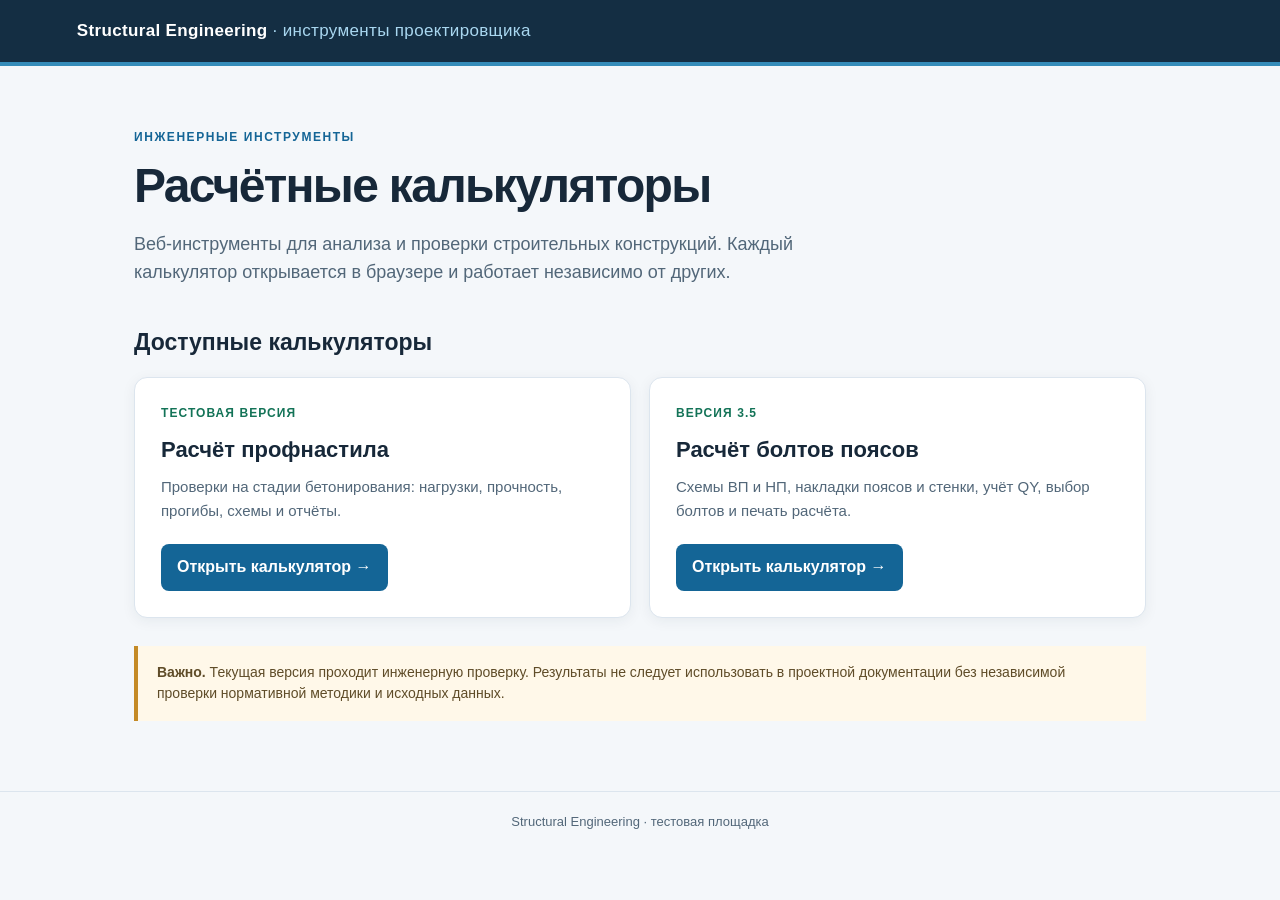
<file: index.html>
<!doctype html>
<html lang="ru">
<head>
<meta charset="utf-8">
<meta name="viewport" content="width=device-width,initial-scale=1">
<meta name="robots" content="noindex,nofollow,noarchive">
<meta name="color-scheme" content="light">
<title>Structural Engineering · Инженерные калькуляторы</title>
<style>
:root{color-scheme:light;--ink:#172839;--soft:#526779;--line:#dce5ee;--accent:#146596;--bg:#f4f7fa}
*{box-sizing:border-box}body{margin:0;background:var(--bg);color:var(--ink);font-family:-apple-system,BlinkMacSystemFont,"Segoe UI",Arial,sans-serif;line-height:1.55}
header{background:#142e43;color:white;padding:18px max(6vw,24px);border-bottom:4px solid #358cb9}
.brand{font-size:17px;font-weight:750;letter-spacing:.02em}.brand span{color:#a9d7f0;font-weight:500}
main{max-width:1060px;margin:0 auto;padding:62px 24px 70px}
.kicker{text-transform:uppercase;letter-spacing:.13em;font-size:12px;color:var(--accent);font-weight:750}
h1{font-size:clamp(30px,4.5vw,48px);line-height:1.13;margin:12px 0 16px;letter-spacing:-.035em}
.lead{font-size:18px;max-width:730px;color:var(--soft);margin-bottom:38px}
section h2{font-size:23px;margin:35px 0 16px}
.grid{display:grid;grid-template-columns:repeat(auto-fit,minmax(260px,1fr));gap:18px}
.card{background:#fff;border:1px solid var(--line);border-radius:13px;padding:26px;box-shadow:0 3px 14px #162c4010}
.card .tag{font-size:12px;text-transform:uppercase;letter-spacing:.09em;font-weight:800;color:#137357}
.card h3{margin:11px 0 8px;font-size:22px}.card p{margin:0 0 22px;color:var(--soft);font-size:15px}
.card a{display:inline-block;padding:11px 16px;border-radius:8px;background:var(--accent);color:white;text-decoration:none;font-weight:700}
.card a:hover{background:#0d4c74}
.notice{margin-top:28px;padding:16px 19px;border-left:4px solid #c48a26;background:#fff8e9;font-size:14px;color:#5f4c28}
footer{border-top:1px solid var(--line);color:var(--soft);font-size:13px;padding:20px 24px;text-align:center}
</style>
</head>
<body>
<header><div class="brand">Structural Engineering <span>· инструменты проектировщика</span></div></header>
<main>
<div class="kicker">Инженерные инструменты</div>
<h1>Расчётные калькуляторы</h1>
<p class="lead">Веб-инструменты для анализа и проверки строительных конструкций. Каждый калькулятор открывается в браузере и работает независимо от других.</p>
<section aria-labelledby="tools"><h2 id="tools">Доступные калькуляторы</h2>
<div class="grid">
<article class="card">
<div class="tag">Тестовая версия</div>
<h3>Расчёт профнастила</h3>
<p>Проверки на стадии бетонирования: нагрузки, прочность, прогибы, схемы и отчёты.</p>
<a href="./calculators/profnastil/">Открыть калькулятор →</a>
</article>
<article class="card">
<div class="tag">Версия 3.5</div>
<h3>Расчёт болтов поясов</h3>
<p>Схемы ВП и НП, накладки поясов и стенки, учёт QY, выбор болтов и печать расчёта.</p>
<a href="./calculators/bolts/">Открыть калькулятор →</a>
</article>
</div></section>
<div class="notice"><strong>Важно.</strong> Текущая версия проходит инженерную проверку. Результаты не следует использовать в проектной документации без независимой проверки нормативной методики и исходных данных.</div>
</main>
<footer>Structural Engineering · тестовая площадка</footer>
</body></html>
</file>
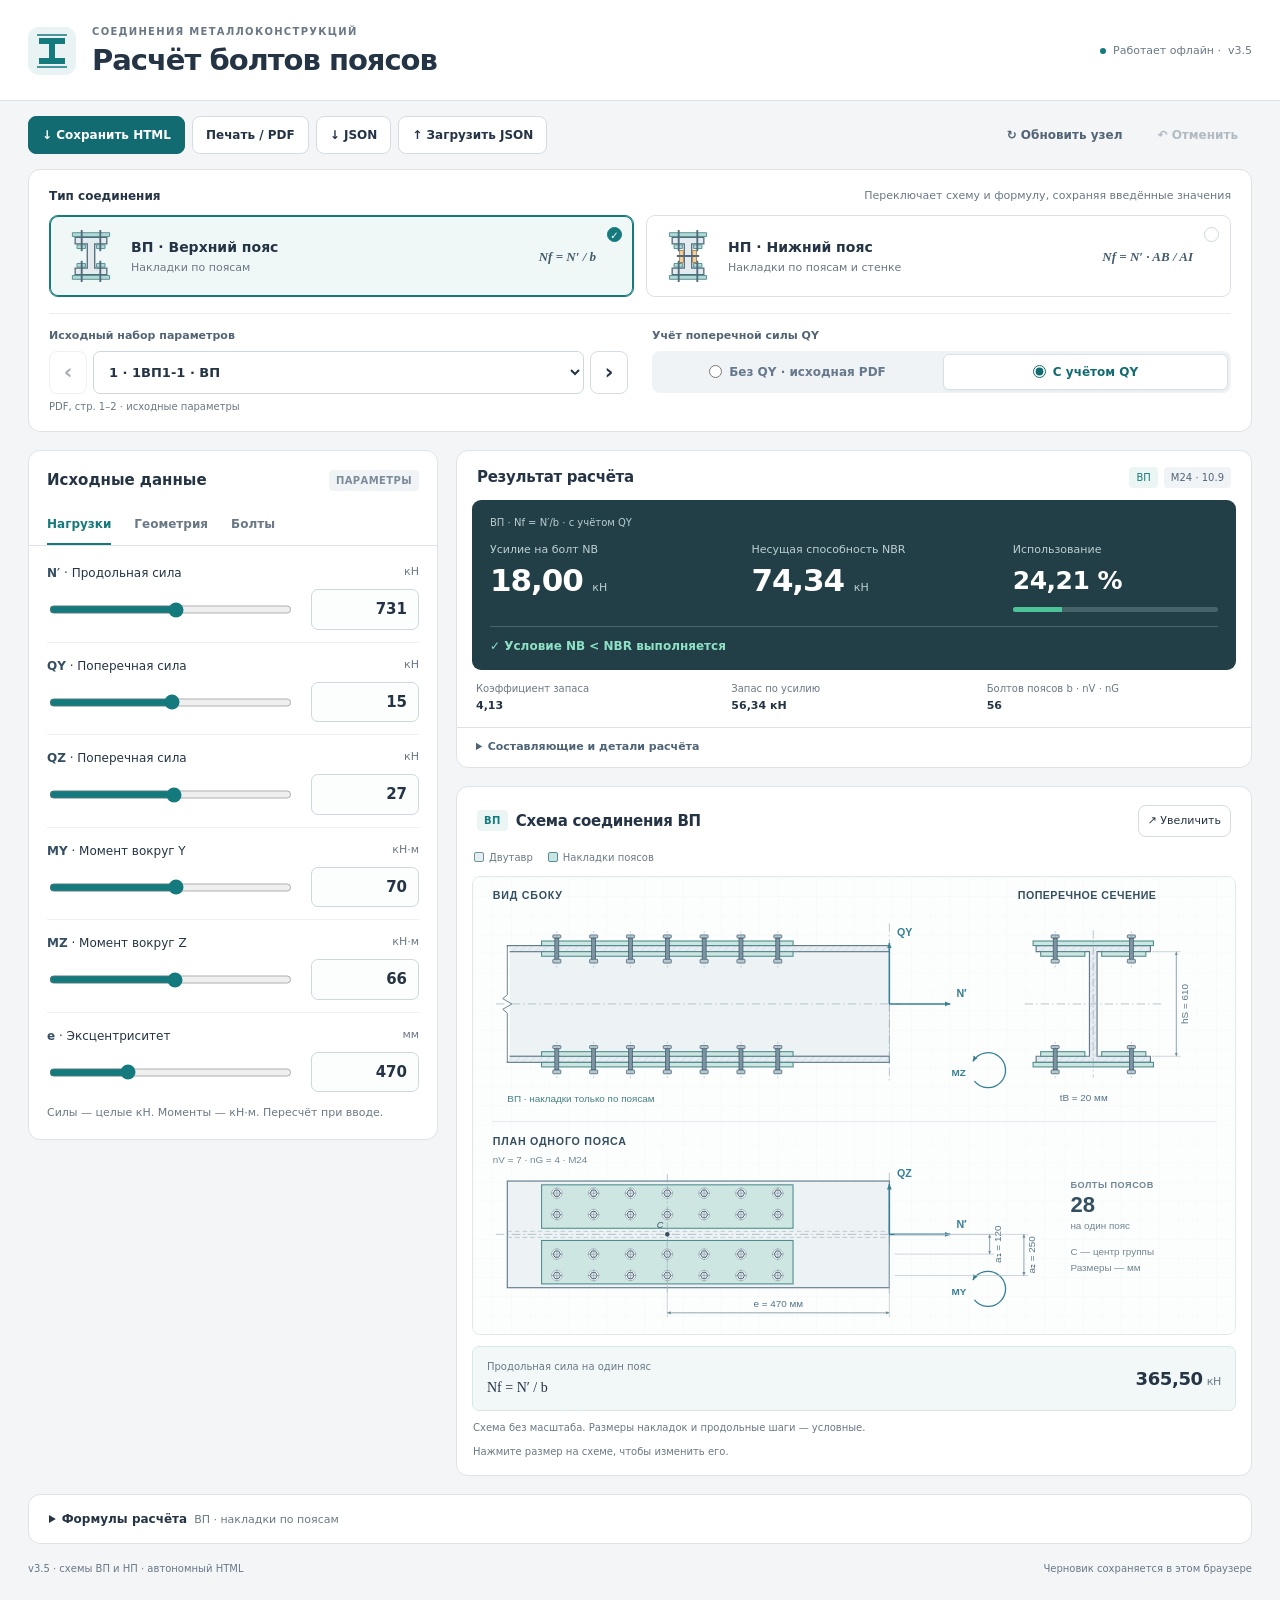
<file: calculators/bolts/index.html>
<!DOCTYPE html>
<html lang="ru"><head><meta charset="utf-8"><meta name="robots" content="noindex,nofollow,noarchive"><meta name="viewport" content="width=device-width,initial-scale=1"><meta name="theme-color" content="#126b70"><meta name="description" content="Расчёт болтов поясов: схемы ВП и НП, выбор болтов и учёт QY. Работает офлайн."><title>Расчёт болтов поясов</title>
<style>
:root{color-scheme:light;--bg:#f3f5f7;--ink:#243445;--muted:#6a7886;--line:#dde4e9;--blue:#126b70;--ok:#16735b;--bad:#b43e4c;--warn:#986524;--teal:#157a7d;--amber:#b77a2c}
*{box-sizing:border-box}html{scroll-behavior:smooth;scroll-padding-top:24px}body{margin:0;background:var(--bg);color:var(--ink);font:14px/1.5 system-ui,-apple-system,"Segoe UI",Arial,sans-serif}button,input,select{font:inherit}button,summary{cursor:pointer}button,input,select{touch-action:manipulation}button:disabled{opacity:.4;cursor:not-allowed}[hidden]{display:none!important}button:focus-visible,input:focus-visible,select:focus-visible,summary:focus-visible,a:focus-visible{outline:3px solid #81bfc5;outline-offset:3px}button{min-height:40px;border:1px solid #d4dde4;border-radius:8px;background:#fff;padding:9px 13px;font-weight:600;color:var(--ink)}button:hover:enabled{background:#f2f7f8;border-color:#8fadb4}button.primary{background:var(--blue);border-color:var(--blue);color:#fff}button.primary:hover:enabled{background:#0b555a}button svg{vertical-align:-3px;margin-right:5px}select{width:100%;min-height:43px;border:1px solid #ccd7df;border-radius:7px;background:#fff;padding:9px 11px;color:var(--ink);font-weight:600}label{font-weight:600}
.hero{background:#fff;border-bottom:1px solid var(--line)}.hero-inner{max-width:1456px;margin:auto;padding:24px 28px 22px;display:flex;align-items:center;gap:16px}.brand-mark{width:48px;height:48px;display:grid;place-items:center;border-radius:11px;background:#eaf3f3;color:var(--teal);flex:none}.hero-title{flex:1;min-width:0}.eyebrow{font-size:10px;font-weight:700;letter-spacing:.13em;text-transform:uppercase;color:var(--muted)}.hero h1{font-size:clamp(22px,2.5vw,29px);letter-spacing:-.035em;margin:3px 0 0;line-height:1.25}.version{font-size:11px;color:var(--muted);white-space:nowrap;display:flex;align-items:center;gap:7px}.version:before{content:"";width:6px;height:6px;border-radius:50%;background:var(--teal)}.shell{max-width:1456px;margin:auto;padding:0 28px 28px}.toolbar{display:flex;flex-wrap:wrap;align-items:center;gap:7px;padding:15px 0}.toolbar button{font-size:12px;min-height:38px}.toolbar-spacer{flex:1}.toolbar .quiet{background:transparent;border-color:transparent;color:#526475}.toolbar .quiet:hover:enabled{background:#e8eef2;border-color:#d4dde4}.panel{min-width:0;max-width:100%;background:white;border:1px solid var(--line);border-radius:12px;overflow:hidden;box-shadow:0 2px 3px #25394d02}.panel-head{display:flex;align-items:center;justify-content:space-between;gap:12px;padding:18px 20px 0}.panel-head h2{font-size:15px;letter-spacing:-.02em;margin:0}.panel-body{padding:16px 20px 20px}.mini,.subnote{color:var(--muted);font-size:11px}.subnote{margin:12px 0 0;line-height:1.55}
.setup-panel{margin-bottom:18px;padding:17px 20px}.setup-label{display:flex;justify-content:space-between;gap:12px;align-items:center;margin-bottom:10px;font-size:12px;font-weight:650}.setup-label span{font-size:11px;font-weight:400;color:var(--muted)}.connection-picker{display:grid;grid-template-columns:1fr 1fr;gap:12px}.connection-choice{display:flex;align-items:center;text-align:left;padding:13px 15px;gap:14px;border:1px solid #d8e1e8;border-radius:9px;position:relative;min-width:0}.connection-choice svg{width:52px;height:54px;margin:0;flex:none}.connection-choice .choice-copy{flex:1;min-width:0}.connection-choice strong{display:block;font-size:14px}.connection-choice small{display:block;font-size:11px;font-weight:400;color:var(--muted);margin-top:2px}.choice-formula{font-size:13px;font-family:Georgia,"Times New Roman",serif;font-style:italic;white-space:nowrap;margin-right:22px;color:#425c6b}.choice-check{position:absolute;right:11px;top:11px;border:1px solid #cbd8de;width:15px;height:15px;border-radius:50%;display:grid;place-items:center;font-size:10px;color:transparent}.connection-choice[aria-pressed="true"]{border-color:var(--teal);background:#f0f8f7;box-shadow:inset 0 0 0 1px var(--teal)}.connection-choice[aria-pressed="true"] .choice-check{background:var(--teal);color:white;border-color:var(--teal)}.connection-choice[data-connection="section"][aria-pressed="true"]{border-color:var(--amber);background:#fffbf3;box-shadow:inset 0 0 0 1px var(--amber)}.connection-choice[data-connection="section"][aria-pressed="true"] .choice-check{background:var(--amber);border-color:var(--amber)}.node-panel{margin-top:16px;padding-top:14px;border-top:1px solid #e7edf1;display:grid;grid-template-columns:minmax(0,1fr) minmax(0,1fr);gap:24px;align-items:start}.node-chooser label,.mode-label{display:block;font-size:11px;font-weight:600;color:#526475;margin-bottom:6px}.node-controls{display:flex;gap:6px}.node-controls select{min-width:0;font-size:13px}.node-controls button{width:38px;padding:0;font-size:21px;flex:none}.reference{font-size:10px;color:var(--muted);margin-top:5px;min-height:15px}.reference.edited{color:var(--warn)}.mode-picker{display:flex;padding:3px;background:#f0f3f5;border-radius:8px;gap:3px}.mode-picker label{flex:1;display:flex;align-items:center;justify-content:center;gap:7px;border:1px solid transparent;border-radius:6px;font-size:12px;cursor:pointer;padding:8px 7px;min-height:36px;color:#66788b}.mode-picker label.selected{background:#fff;border-color:#d7e1e7;box-shadow:0 1px 2px #1d34440c;color:var(--blue)}.mode-picker input{margin:0;accent-color:var(--blue)}
.grid-main{display:grid;grid-template-columns:minmax(350px,410px) minmax(0,1fr);gap:18px;align-items:start}.stack{display:grid;gap:18px;min-width:0}.input-head{padding:18px 18px 13px;display:flex;align-items:center;justify-content:space-between;gap:8px}.input-head h2{font-size:15px;margin:0}.section-index{font-size:10px;color:#7b8c98;background:#f1f4f6;border-radius:4px;padding:3px 7px;font-weight:650;letter-spacing:.04em}.tabs{display:flex;border-bottom:1px solid var(--line);padding:0 18px;gap:23px}.tab{font-size:12px;border:0;border-bottom:2px solid transparent;border-radius:0;background:transparent;color:var(--muted);padding:11px 0 10px;white-space:nowrap}.tab[aria-selected="true"]{border-color:var(--teal);color:var(--teal)}.tab:hover:enabled{background:transparent;color:var(--teal)}.tab-panel{padding:18px}.fields{display:grid;grid-template-columns:1fr;gap:14px}.field{min-width:0;border-bottom:1px solid #edf1f4;padding-bottom:12px}.field:last-child{border-bottom:0;padding-bottom:0}.field-label{display:flex;justify-content:space-between;gap:7px;margin-bottom:7px;font-size:12px}.field-label label{font-weight:500}.field-symbol{font-weight:700;color:#344e62}.unit{color:var(--muted);font-size:11px;font-weight:400;white-space:nowrap}.field-inputs{display:flex;align-items:center;gap:17px}.range{flex:1;width:0;min-width:20px;accent-color:var(--teal);cursor:pointer;height:27px}.val{min-width:0;width:108px;flex:none;border:1px solid #cdd8e0;border-radius:7px;background:#fcfdfd;padding:8px 11px;text-align:right;color:var(--ink);font-size:15px;font-weight:650;font-variant-numeric:tabular-nums;min-height:39px}.val:focus{background:#fff}.val.error{border-color:var(--bad);background:#fff6f5}.field-error{font-size:11px;margin-top:5px;color:var(--bad)}.field-error:empty,.range-note:empty{display:none}.range-note{font-size:10px;color:var(--muted);margin-top:4px}.selectors{display:grid;grid-template-columns:1fr 1fr;gap:10px;margin-bottom:14px}.selectors label{display:block;font-size:11px;margin-bottom:6px}.selectors select{font-size:13px}.chips{display:flex;gap:4px;flex-wrap:wrap;margin-bottom:17px}.chip{font-size:11px;min-height:29px;padding:3px 7px;border-radius:5px;background:#f8fafb}.chip.current{background:#eaf5f4;border-color:#94bcbf;color:var(--teal)}.checkline{display:flex;align-items:center;gap:7px;font-weight:400;font-size:11px;margin-top:12px;color:#546b7c}.checkline input{accent-color:var(--teal);width:15px;height:15px;flex:none;margin:0}.method-summary{padding:11px 12px;border:1px solid #dbe7e7;background:#f4f9f9;border-radius:7px;font-size:12px;margin-bottom:16px}.method-summary strong{font-weight:650;display:block}.method-summary small{color:var(--muted);font-size:10px;display:block;margin-top:4px}.extra-geometry{margin-top:16px;padding-top:16px;border-top:1px solid var(--line)}.tab-errors:not(:empty){display:inline-grid;place-items:center;border-radius:9px;background:var(--bad);color:white;font-size:9px;min-width:16px;height:16px;margin-left:5px}
.results .panel-head{padding-top:15px}.result-tags{display:flex;gap:6px;align-items:center}.tag{font-size:10px;padding:3px 7px;border-radius:4px;background:#f0f4f7;color:#506578;white-space:nowrap}.tag.type{color:var(--teal);background:#eaf5f4}.tag.type.np{color:#946226;background:#fff1dc}.resultbox{margin:12px 15px 0;padding:15px 18px;background:#223e46;border-radius:9px;color:white}.model-name{font-size:10px;color:#b9cdd1;margin-bottom:12px}.result-duo{display:grid;grid-template-columns:1fr 1fr .85fr;gap:20px}.result-label{font-size:11px;color:#bcd0d3;min-height:20px}.result-value{font-size:31px;font-weight:700;line-height:1.2;letter-spacing:-.035em;font-variant-numeric:tabular-nums;overflow-wrap:anywhere}.result-value small{font-size:11px;font-weight:400;letter-spacing:0;color:#bcd0d3}.use-value{font-size:25px;line-height:1.5;font-weight:650;font-variant-numeric:tabular-nums;letter-spacing:-.02em}.resultbar{height:5px;background:#48646a;margin-top:7px;overflow:hidden;border-radius:5px}.resultbar>div{height:100%;background:#6dd0b5;transition:width .15s}.status{border-top:1px solid #46666b;margin-top:14px;padding-top:10px;color:#8ee1c5;font-size:12px;font-weight:600}.status.fail{color:#ffb4bc}.status.invalid{color:#f3d098}.status-rounding{font-size:10px;color:#c7dadd;margin-top:6px}.quick-metrics{display:grid;grid-template-columns:1fr 1fr 1fr;gap:10px;margin:11px 19px 13px;font-size:11px}.quick-metrics>div{display:flex;flex-direction:column;gap:2px}.quick-metrics span{color:var(--muted);font-size:10px}.quick-metrics strong{font-weight:600;font-variant-numeric:tabular-nums}.component-details{border-top:1px solid var(--line);padding:11px 19px;font-size:11px}.component-details summary{font-size:11px;color:#4e6375;font-weight:600}.component-details[open] summary{margin-bottom:12px}.component-grid{display:grid;grid-template-columns:1fr 1fr;gap:0 20px}.comp-row{display:flex;flex-wrap:wrap;gap:4px 8px;align-items:center;margin:8px 0;font-size:11px}.comp-row>strong{flex:0 0 30px}.comp-track{min-width:0;flex:1;height:5px;background:#e7edef;border-radius:5px;overflow:hidden}.comp-bar{height:100%;background:#528c91}.comp-value{flex:0 0 73px;text-align:right;font-variant-numeric:tabular-nums}.comp-caption{flex:0 0 100%;font-size:10px;color:var(--muted)}.comp-row.inactive{opacity:.5}.metric{display:flex;justify-content:space-between;gap:10px;font-size:11px;border-top:1px solid var(--line);padding-top:10px;margin-top:9px}.metric span{color:var(--muted)}.ref-line,.summary-foot{font-size:10px;color:var(--muted);margin-top:7px}.warnings{font-size:11px;line-height:1.55;margin:10px 15px 15px;padding:10px 12px;background:#fffaef;border:1px solid #edddbc;border-radius:7px;color:#88612a}.warnings p{margin:0}.warnings p+p{margin-top:5px}.warnings.errors{background:#fff6f5;border-color:#e9c9cc;color:var(--bad)}.warnings .error-link{display:block;border:0;background:transparent;color:inherit;min-height:28px;width:100%;text-align:left;padding:2px 0;font-size:11px;font-weight:500}.warnings .error-link:hover{background:#fbe9e9;text-decoration:underline}
.scheme-title{display:flex;gap:8px;align-items:center}.scheme-title .section-index{color:var(--teal);background:#eaf5f4}.scheme-title .section-index.np{color:#966727;background:#fff2dc}.scheme-expand{font-size:11px;padding:5px 9px;min-height:32px;font-weight:500}.scheme-body{padding:13px 15px 15px}.scheme-legend{display:flex;align-items:center;gap:15px;font-size:10px;color:var(--muted);margin:0 2px 11px;flex-wrap:wrap}.legend-item{display:flex;align-items:center;gap:5px}.legend-swatch{width:10px;height:10px;border-radius:2px;border:1px solid #71939c;background:#e5edf1}.legend-swatch.belt{border-color:#4e9295;background:#cae4e1}.legend-swatch.web{border-color:#b88b4a;background:#f5dfba}.drawing-wrap{width:100%;min-width:0;max-width:100%;background:#fcfdfd;border:1px solid #e0e7ed;border-radius:8px;overflow:auto}.drawing-wrap svg{display:block;width:100%;height:auto;min-width:0}.scheme-hint{display:none}.drawing-caption{font-size:10px;color:var(--muted);margin:9px 1px 0;line-height:1.55}.distribution{display:grid;grid-template-columns:1fr auto;align-items:center;gap:9px 14px;padding:12px 14px;border:1px solid #d7e8e7;border-radius:7px;background:#f2f8f7;margin-top:11px}.distribution.np{border-color:#eedfca;background:#fffbf4}.distribution-label{font-size:10px;color:var(--muted);margin-bottom:3px}.distribution-equation{font-size:14px;font-family:Georgia,"Times New Roman",serif}.distribution-value{font-size:18px;font-weight:700;font-variant-numeric:tabular-nums;letter-spacing:-.02em;white-space:nowrap}.distribution-value small{font-size:11px;font-weight:400;color:var(--muted);margin-left:4px}.distribution-meta{font-size:10px;color:var(--muted);grid-column:1/-1;border-top:1px solid #e8ddcc;padding-top:7px}.drawing-wrap.expanded{position:fixed;inset:24px;width:auto;max-width:none;z-index:31;background:#fff;box-shadow:0 0 0 100vmax #182c45b3;overflow:auto;padding:42px 12px 12px;border-radius:10px}.drawing-wrap.expanded svg{min-width:1000px;max-width:1400px;margin:auto}.expanded .scheme-hint{display:block;position:sticky;left:0;top:0;font-size:11px;color:var(--muted);background:#fff;width:230px;padding:3px 6px}.scheme-close{display:none;position:fixed;right:36px;top:34px;z-index:32;min-height:30px;padding:5px 10px;font-size:11px}.scheme-close.visible{display:block}.dim-control{cursor:pointer}.dim-control:focus{outline:none}.scheme-dimension-hit{fill:transparent;stroke:none}.dim-control:hover rect,.dim-control:focus rect{fill:#117b7b0b;stroke:#117b7b;stroke-width:1.5}.formula-panel{margin-top:18px}.formula-panel summary{padding:15px 20px;font-size:12px;font-weight:600}.formula-panel .panel-body{padding-top:0}.formula{font:12px/1.7 ui-monospace,Consolas,monospace;white-space:normal;overflow-wrap:anywhere;padding:8px 10px;background:#f5f8fa;border-radius:6px;margin:6px 0}.formula.active{border-left:3px solid var(--teal);background:#eff7f6}.formula.active.np{border-color:var(--amber);background:#fffaf2}.formula-type{color:var(--muted);font-weight:400;font-size:11px;margin-left:7px}.footer{display:flex;justify-content:space-between;gap:15px;color:var(--muted);font-size:10px;margin-top:17px}.notice{margin-bottom:15px;border:1px solid #bfceda;background:#f1f6fa;border-radius:8px;padding:12px 15px;display:flex;align-items:center;gap:10px;font-size:12px}.notice span{flex:1}.notice button{min-height:32px;padding:5px 9px;font-size:11px}.notice.error{color:var(--bad);background:#fff5f4;border-color:#dbb4b7}.toast{position:fixed;bottom:25px;left:50%;transform:translateX(-50%);background:#223e46;color:#fff;padding:11px 16px;border-radius:8px;box-shadow:0 8px 25px #152c4430;z-index:40;font-size:12px;max-width:90vw}.live-strip,#printSheet{display:none}.skip{position:absolute;top:-70px;left:20px;background:white;padding:10px;z-index:50}.skip:focus{top:10px}
@media(min-width:1100px){#inputPanel{position:sticky;top:18px}}
@media(min-width:1600px){.shell,.hero-inner{max-width:1576px}.grid-main{grid-template-columns:450px minmax(0,1fr)}}
@media(max-width:1100px){.shell{padding:0 20px 25px}.hero-inner{padding:22px 20px}.grid-main{grid-template-columns:340px minmax(0,1fr);gap:14px}.stack{gap:14px}.result-duo{gap:12px}.result-value{font-size:25px}.use-value{font-size:21px}.resultbox{padding:13px;margin:11px 12px 0}.result-label{font-size:10px;min-height:30px}.panel-head{padding:15px 15px 0}.choice-formula{display:none}.component-grid{grid-template-columns:1fr}.quick-metrics{margin:11px 15px;font-size:10px}.scheme-title h2{font-size:14px}.scheme-expand{font-size:10px}.toolbar-spacer{display:none}.toolbar .quiet{margin-left:auto}.toolbar #undoBtn{margin-left:0}}
@media(max-width:860px){.grid-main{display:flex;flex-direction:column}.grid-main>#inputPanel,.stack{width:100%}.stack{display:contents}#results{order:0}#inputPanel{order:1}#schemePanel{order:2}.fields{grid-template-columns:1fr 1fr;gap:15px 24px}.field{padding-bottom:10px}.result-label{min-height:20px}.result-value{font-size:30px}.use-value{font-size:26px}.result-duo{gap:25px}.component-grid{grid-template-columns:1fr 1fr}.quick-metrics{margin:12px 18px}.panel-head{padding:16px 18px 0}.setup-panel{padding:15px 17px}.connection-choice{padding:12px;gap:10px}.connection-choice svg{width:42px}.connection-choice strong{font-size:13px}.node-panel{gap:15px}.connection-choice small{font-size:10px}.shell{padding-bottom:82px}.live-strip{display:flex;position:fixed;bottom:0;left:0;right:0;align-items:center;justify-content:space-between;gap:15px;background:#223e46;color:#fff;padding:10px 18px max(10px,env(safe-area-inset-bottom));text-decoration:none;font-size:12px;z-index:10;box-shadow:0 -2px 12px #12243c15}.live-strip strong{font-variant-numeric:tabular-nums}.live-strip small{color:#b9cfd3;font-size:10px}.toast{bottom:78px}}
@media(max-width:560px){.hero-inner{padding:20px 14px;gap:10px}.brand-mark{width:38px;height:42px;border-radius:8px}.brand-mark svg{width:26px}.hero h1{font-size:21px}.eyebrow{font-size:8px;letter-spacing:.08em}.version{font-size:10px;align-self:flex-start;margin-top:2px}.version:before{display:none}.version .offline-word{display:none}.shell{padding:0 12px 80px}.toolbar{gap:5px;padding:11px 0}.toolbar button{font-size:10px;padding:8px 9px;min-height:36px}.toolbar #saveHTML{flex:1}.toolbar-spacer{display:none}.toolbar #resetBtn{margin-left:0}.toolbar .quiet{padding-left:7px;padding-right:7px}.toolbar #saveJSON,.toolbar #loadJSON{font-size:10px}.setup-panel{padding:13px 12px;margin-bottom:13px}.setup-label{font-size:11px}.setup-label span{display:none}.connection-picker{gap:7px}.connection-choice{display:block;padding:10px 9px;min-height:115px}.connection-choice svg{width:30px;height:34px;float:left;margin:1px 7px 10px 0}.connection-choice .choice-copy{padding-top:3px}.connection-choice strong{font-size:12px;line-height:1.4;padding-right:5px}.connection-choice small{font-size:10px;line-height:1.4;margin-top:8px;clear:both}.choice-check{right:7px;top:7px;width:12px;height:12px;font-size:8px}.node-panel{grid-template-columns:1fr;gap:10px;margin-top:12px;padding-top:12px}.node-controls select{font-size:12px;min-height:40px}.mode-picker label{font-size:11px;min-height:32px;padding:6px}.reference{font-size:9px}.fields{grid-template-columns:1fr;gap:13px}.input-head{padding:16px 16px 9px}.tabs{padding:0 16px;gap:28px}.tab-panel{padding:16px}.tabs .tab{font-size:12px}.panel-head{padding:14px 14px 0}.result-tags{gap:4px}.tag{font-size:9px;padding:3px 5px}.resultbox{padding:14px;margin:11px 10px 0}.result-duo{grid-template-columns:1fr 1fr;gap:13px 20px}.use-block{grid-column:1/-1;display:grid;grid-template-columns:1fr auto;gap:4px 10px;align-items:center}.use-block .result-label{min-height:0}.use-value{font-size:14px;line-height:1.3}.use-block .resultbar{grid-column:1/-1;margin-top:0}.result-value{font-size:29px}.result-label{font-size:10px}.model-name{font-size:10px;margin-bottom:10px}.status{font-size:11px;margin-top:12px}.quick-metrics{gap:7px;margin:11px 14px;font-size:10px}.quick-metrics span{font-size:9px}.component-grid{grid-template-columns:1fr}.component-details{padding:10px 14px}.scheme-title h2{font-size:13px}.scheme-title{gap:6px}.scheme-expand{font-size:10px;padding:5px 7px}.scheme-body{padding:12px 10px}.scheme-legend{font-size:9px;gap:8px}.distribution{padding:10px;gap:8px}.distribution-equation{font-size:13px}.distribution-value{font-size:16px}.distribution-meta{font-size:9px}.drawing-caption{font-size:9px}.footer{display:block;font-size:9px}.footer span{display:block;margin-top:4px}.notice{flex-wrap:wrap}.notice span{min-width:200px}.drawing-wrap.expanded{inset:8px;padding:42px 6px 6px}.scheme-close{top:18px;right:20px}.formula-panel summary{padding:13px 16px}.formula-panel .panel-body{padding:0 12px 14px}.formula{font-size:10px}.formula-type{font-size:9px}.subnote{font-size:10px}}
@media(prefers-reduced-motion:reduce){*{scroll-behavior:auto!important;transition:none!important}}

@page{size:A4 portrait;margin:12mm}
@media print{body{background:white;color:#111;font:10px/1.35 Arial,sans-serif}body>*{display:none!important}#printSheet{display:block!important}#printSheet h1{white-space:nowrap;font-size:18px;letter-spacing:-.02em;margin:0 0 5px}#printSheet h2{font-size:11px;margin:10px 0 5px}#printSheet p{margin:4px 0}.print-top{border-bottom:1px solid #888;padding-bottom:8px;margin-bottom:9px;display:flex;justify-content:space-between;gap:10px}.print-top>div:first-child{flex:1;min-width:0}.print-date{flex:none;text-align:right;font-size:9px;color:#444}.print-result{display:flex;gap:17px;align-items:center;border:1px solid #777;border-radius:5px;padding:10px 12px;margin:8px 0;font-size:11px}.print-result strong{font-size:17px}.print-columns{display:grid;grid-template-columns:1fr 1.2fr 1fr;gap:14px}.print-table{width:100%;border-collapse:collapse;font-size:9px}.print-table td{padding:3px 0;border-bottom:1px solid #ddd}.print-table td:last-child{text-align:right;font-weight:bold;white-space:nowrap;padding-left:5px}.print-scheme{border:1px solid #aaa;margin-top:10px;border-radius:5px;break-inside:avoid}.print-scheme svg{display:block;width:100%;height:auto;max-height:112mm}.print-components{display:flex;justify-content:space-between;gap:7px;border-top:1px solid #aaa;padding-top:7px;margin-top:9px;font-size:10px}.print-warning{font-size:9px;color:#333;margin-top:8px!important}.print-source{border-top:1px solid #aaa;font-size:8px;color:#555;padding-top:6px;margin-top:8px!important}.print-error{border:1px solid #b33b48;padding:20px;color:#b33b48}}
@media print{.print-formulas{font-size:8px;line-height:1.5;padding:6px 8px;border:1px solid #ccc;border-radius:3px;margin-top:8px;break-inside:avoid}.print-formulas div{white-space:normal}.print-scheme svg{max-height:108mm}.print-scheme svg .dim-control{display:none}.print-warning{font-size:8px}.print-source{font-size:8px}}
</style></head><body>
<a class="skip" href="#inputPanel">К исходным данным</a>
<header class="hero"><div class="hero-inner"><div class="brand-mark" aria-hidden="true"><svg width="32" height="34" viewBox="0 0 32 34" fill="none"><path d="M3 4h26v6H19v14h10v6H3v-6h10V10H3z" fill="currentColor"/><path d="M1 1h30M1 33h30" stroke="currentColor" stroke-width="1.5"/></svg></div><div class="hero-title"><div class="eyebrow">Соединения металлоконструкций</div><h1>Расчёт болтов поясов</h1></div><span class="version"><span class="offline-word">Работает офлайн · </span>v3.5</span></div></header>
<main class="shell">
<div class="toolbar" role="group" aria-label="Сохранение и печать"><button class="primary" id="saveHTML" type="button">↓ Сохранить HTML</button><button id="printBtn" type="button">Печать / PDF</button><button id="saveJSON" type="button">↓ JSON</button><button id="loadJSON" type="button">↑ Загрузить JSON</button><span class="toolbar-spacer"></span><button class="quiet" id="resetBtn" type="button" title="Восстановить исходные параметры выбранного узла">↻ Обновить узел</button><button class="quiet" id="undoBtn" type="button" disabled title="Отменить последнее изменение параметров">↶ Отменить</button><input id="jsonFile" type="file" accept=".json,application/json" aria-label="Импорт параметров" hidden></div>
<div id="startupAlert" class="notice error" role="alert" hidden></div><div id="draftBanner" class="notice" hidden><span id="draftMessage">Найден сохранённый черновик.</span><button id="restoreDraft" type="button">Восстановить</button><button id="dismissDraft" type="button">Удалить черновик</button></div>
<section class="panel setup-panel" aria-label="Тип соединения и исходный узел">
<div class="setup-label">Тип соединения<span>Переключает схему и формулу, сохраняя введённые значения</span></div>
<div class="connection-picker" role="group" aria-label="Тип соединения">
<button class="connection-choice" id="connectionVP" data-connection="half" type="button" aria-pressed="true"><svg aria-hidden="true" viewBox="0 0 54 58"><path d="M10 9h34v7H31v26h13v7H10v-7h13V16H10z" fill="#e4ebef" stroke="#536a7c" stroke-width="1.4"/><path d="M7 4h40v4H7zM7 50h40v4H7zM12 17h9v4h-9zM33 17h9v4h-9zM12 37h9v4h-9zM33 37h9v4h-9z" fill="#b5dad6" stroke="#4b8d8e"/><path d="M17 1v23M37 1v23M17 34v23M37 34v23" stroke="#52697b" stroke-width="2"/></svg><span class="choice-copy"><strong>ВП · Верхний пояс</strong><small>Накладки по поясам</small></span><span class="choice-formula">Nf = N′ / b</span><span class="choice-check" aria-hidden="true">✓</span></button>
<button class="connection-choice" id="connectionNP" data-connection="section" type="button" aria-pressed="false"><svg aria-hidden="true" viewBox="0 0 54 58"><path d="M10 9h34v7H31v26h13v7H10v-7h13V16H10z" fill="#e4ebef" stroke="#536a7c" stroke-width="1.4"/><path d="M7 4h40v4H7zM7 50h40v4H7zM12 17h9v4h-9zM33 17h9v4h-9zM12 37h9v4h-9zM33 37h9v4h-9z" fill="#b5dad6" stroke="#4b8d8e"/><path d="M18 23h4v13h-4zM32 23h4v13h-4z" fill="#f2d6aa" stroke="#ad7d3e"/><path d="M17 1v23M37 1v23M17 34v23M37 34v23M15 29h24" stroke="#52697b" stroke-width="2"/></svg><span class="choice-copy"><strong>НП · Нижний пояс</strong><small>Накладки по поясам и стенке</small></span><span class="choice-formula">Nf = N′ · AB / AI</span><span class="choice-check" aria-hidden="true">✓</span></button>
</div>
<div class="node-panel"><div class="node-chooser"><label for="nodePreset">Исходный набор параметров</label><div class="node-controls"><button id="nodePrev" type="button" aria-label="Предыдущий узел">‹</button><select id="nodePreset"><option value="custom">Произвольные исходные данные</option></select><button id="nodeNext" type="button" aria-label="Следующий узел">›</button></div><div id="refPreset" class="reference"></div></div><div><div class="mode-label" id="modelHelp">Учёт поперечной силы QY</div><div class="mode-picker" role="radiogroup" aria-labelledby="modelHelp"><label><input type="radio" name="model" id="model_pdf" value="pdf">Без QY · исходная PDF</label><label><input type="radio" name="model" id="model_qy" value="qy">С учётом QY</label></div></div></div>
</section>
<div class="grid-main">
<section class="panel" id="inputPanel"><div class="input-head"><h2>Исходные данные</h2><span class="section-index">ПАРАМЕТРЫ</span></div><div class="tabs" role="tablist" aria-label="Исходные данные"><button class="tab" id="tab_loads" role="tab" aria-selected="true" aria-controls="panel_loads" data-tab="loads" type="button">Нагрузки<span class="tab-errors" aria-hidden="true"></span></button><button class="tab" id="tab_geometry" role="tab" aria-selected="false" aria-controls="panel_geometry" tabindex="-1" data-tab="geometry" type="button">Геометрия<span class="tab-errors" aria-hidden="true"></span></button><button class="tab" id="tab_bolts" role="tab" aria-selected="false" aria-controls="panel_bolts" tabindex="-1" data-tab="bolts" type="button">Болты<span class="tab-errors" aria-hidden="true"></span></button></div>
<div class="tab-panel" id="panel_loads" role="tabpanel" aria-labelledby="tab_loads"><div class="fields" id="loadsFields"></div><p class="subnote">Силы — целые кН. Моменты — кН·м. Пересчёт при вводе.</p></div>
<div class="tab-panel" id="panel_geometry" role="tabpanel" aria-labelledby="tab_geometry" hidden><div class="method-summary" id="methodSummary"></div><div class="fields" id="geometryFields"></div><div class="fields extra-geometry" id="sectionFields" hidden></div><p class="subnote">Размеры — мм. Количество рядов — целое.</p></div>
<div class="tab-panel" id="panel_bolts" role="tabpanel" aria-labelledby="tab_bolts" hidden><div class="selectors"><div><label for="boltSize">Диаметр болта</label><select id="boltSize"></select></div><div><label for="boltGrade">Класс прочности</label><select id="boltGrade"><option value="8.8">8.8</option><option value="10.9">10.9</option><option value="12.9">12.9</option><option value="custom">Своё Rbt</option></select></div></div><div class="chips" id="boltChips" role="group" aria-label="Быстрый выбор болта"></div><div class="fields" id="boltsFields"></div><label class="checkline"><input id="autoArea" type="checkbox">A из справочника диаметра</label><label class="checkline"><input id="autoRbt" type="checkbox">Rbt из справочника класса</label><p class="subnote" id="boltValueSource"></p></div>
</section>
<div class="stack">
<aside class="panel results" id="results" aria-label="Результат расчёта"><div class="panel-head"><h2>Результат расчёта</h2><div class="result-tags"><span class="tag type" id="connectionTag">ВП</span><span class="tag" id="variantTag"></span></div></div><div class="resultbox"><div class="model-name" id="resultTitle"></div><div class="result-duo"><div><div class="result-label" id="forceLabel">Усилие на болт NB</div><div class="result-value"><span id="rNB">—</span> <small>кН</small></div></div><div><div class="result-label">Несущая способность NBR</div><div class="result-value"><span id="rNBR">—</span> <small>кН</small></div></div><div class="use-block"><div class="result-label">Использование</div><div class="use-value" id="rUse">—</div><div class="resultbar" role="progressbar" aria-label="Использование несущей способности" aria-valuemin="0" aria-valuemax="100" id="utilMeter"><div id="utilBar"></div></div></div></div><div class="status" id="resultStatus" role="status" aria-live="polite">Расчёт…</div><div class="status-rounding" id="roundingNote" hidden></div></div><div class="quick-metrics"><div><span>Коэффициент запаса</span><strong id="rReserve">—</strong></div><div><span>Запас по усилию</span><strong id="rDiff">—</strong></div><div><span>Болтов поясов b · nV · nG</span><strong id="rBoltCount">—</strong></div></div><details class="component-details"><summary>Составляющие и детали расчёта</summary><div class="component-grid" id="componentBars"></div><div class="metric"><span>NB по исходной формуле PDF</span><strong id="rNBold">—</strong></div><div id="refLine" class="ref-line"></div><div class="summary-foot" id="modelNote"></div></details><div id="warningsBlock" class="warnings" hidden></div></aside>
<section class="panel" id="schemePanel"><div class="panel-head"><div class="scheme-title"><span class="section-index" id="schemeType">ВП</span><h2 id="schemeHeading">Схема соединения ВП</h2></div><button class="scheme-expand" id="expandScheme" type="button" aria-expanded="false" aria-controls="drawingWrap">↗ Увеличить</button></div><div class="scheme-body"><div class="scheme-legend"><span class="legend-item"><i class="legend-swatch"></i>Двутавр</span><span class="legend-item"><i class="legend-swatch belt"></i>Накладки поясов</span><span class="legend-item" id="webLegend" hidden><i class="legend-swatch web"></i>Накладки стенки</span></div><div class="drawing-wrap" id="drawingWrap"><div class="scheme-hint">Схему можно прокручивать ↔</div><svg id="boltDrawing" viewBox="0 0 1000 600" xmlns="http://www.w3.org/2000/svg" role="img" aria-labelledby="schemeTitle schemeDesc"></svg></div><div class="distribution" id="distribution"><div><div class="distribution-label">Продольная сила на один пояс</div><div class="distribution-equation" id="distributionFormula"></div></div><div class="distribution-value"><span id="rNf">—</span><small>кН</small></div><div class="distribution-meta" id="sectionAreas" hidden></div></div><p class="drawing-caption" id="drawingCaption"></p><p class="drawing-caption">Нажмите размер на схеме, чтобы изменить его.</p></div></section>
</div></div>
<details class="panel formula-panel" id="formulaDetails"><summary>Формулы расчёта<span class="formula-type" id="formulaTypeLabel">ВП</span></summary><div class="panel-body"><div class="formula active" id="distributionDetail"></div><div class="formula" id="sectionFormula" hidden>AB = bB·tB; AI = 2·AB + hS·tS</div><div class="formula" id="nb1Formula"></div><div class="formula">NB2 = (MY·1000 + QZ·e)·max(a1,a2)/((a1²+a2²)·b1·b·nV)</div><div class="formula">NB3 = QZ/(b1·b·nV·nG); NB4 = QY/(b1·b·nV·nG)</div><div class="formula" id="activeFormula"></div><div class="formula">NBR = A·Rbt·μ·γc·γ1/(γh·1000); условие: NB &lt; NBR</div><p class="subnote">Знаки нагрузок сохраняются. Другие предельные состояния не рассчитываются.</p></div></details>
<footer class="footer"><span>v3.5 · схемы ВП и НП · автономный HTML</span><span id="draftStatus" role="status"></span></footer>
</main>
<a class="live-strip" href="#results" aria-label="Перейти к результату"><span><small>NB / NBR, кН</small><br><strong id="mobileForce">—</strong></span><span id="mobileUse">—</span></a><button class="scheme-close" id="closeScheme" type="button">Закрыть · Esc</button><div class="toast" id="toast" role="status" hidden></div><section id="printSheet" aria-label="Печатная версия"></section><noscript><p style="padding:20px">Для расчёта откройте HTML в браузере с включённым JavaScript.</p></noscript>

<script id="embeddedState" type="application/json">{"format":"bolt-connection-calculator","version":3,"values":null}</script>
<script>
'use strict';
// The factory datasets and formula order are retained from v3.2.
const AREAS={12:84.3,14:115,16:157,18:192,20:245,22:303,24:353,27:459,30:561,33:694,36:817};
const RBT={'8.8':451,'10.9':728,'12.9':854};
const DEFAULTS={N:731,QY:15,QZ:27,MY:70,MZ:66,e:470,tB:20,hS:610,b:2,b1:2,nV:7,nG:4,a1:120,a2:250,bB:450,tS:20,A:353,RBt:728,mu:0.4,gammaH:1.12,gammaC:0.9,gamma1:0.9,boltSize:'24',boltGrade:'10.9',method:'half',node:1,model:'qy',autoArea:true,autoRbt:true};
const FACTORY=[{"QY":15,"QZ":27,"MY":70,"MZ":66,"e":470,"tB":20,"hS":610,"b":2,"b1":2,"nV":7,"nG":4,"N":731,"gamma1":0.9,"node":1,"name":"1ВП1-1","pages":"1–2","reference":17.999975082412874,"method":"half","boltSize":"24","boltGrade":"10.9"},{"QY":50,"QZ":40,"MY":65,"MZ":105,"e":470,"tB":25,"hS":600,"b":2,"b1":2,"nV":7,"nG":4,"N":3400,"gamma1":0.9,"node":2,"name":"1ВП2-1","pages":"3–4","reference":43.088327619297075,"method":"half","boltSize":"24","boltGrade":"10.9"},{"QY":50,"QZ":47,"MY":77,"MZ":105,"e":438,"tB":30,"hS":590,"b":2,"b1":2,"nV":8,"nG":4,"N":7610,"gamma1":0.9,"node":3,"name":"1НП2-4","pages":"5–6","reference":53.93349161871858,"method":"section","boltSize":"24","boltGrade":"10.9","bB":450,"tS":20},{"QY":90,"QZ":40,"MY":78,"MZ":240,"e":438,"tB":20,"hS":610,"b":2,"b1":2,"nV":8,"nG":4,"N":3950,"gamma1":0.9,"node":4,"name":"1НП1-1","pages":"7–8","reference":37.595785301914084,"method":"section","boltSize":"24","boltGrade":"10.9","bB":450,"tS":12},{"QY":65,"QZ":30,"MY":88,"MZ":153,"e":440,"tB":40,"hS":570,"b":2,"b1":2,"nV":8,"nG":4,"N":9830,"gamma1":1,"node":5,"name":"1НП3-4","pages":"9–10","reference":69.21932025154835,"method":"section","boltSize":"24","boltGrade":"10.9","bB":450,"tS":25},{"QY":50,"QZ":47,"MY":77,"MZ":105,"e":440,"tB":30,"hS":590,"b":2,"b1":2,"nV":8,"nG":4,"N":7610,"gamma1":0.9,"node":6,"name":"1НП2-1","pages":"11–12","reference":53.943041137357376,"method":"section","boltSize":"24","boltGrade":"10.9","bB":450,"tS":20},{"QY":50,"QZ":40,"MY":65,"MZ":105,"e":470,"tB":25,"hS":600,"b":2,"b1":2,"nV":7,"nG":4,"N":3400,"gamma1":0.9,"node":7,"name":"1ВП2-2","pages":"13–14","reference":43.088327619297075,"method":"half","boltSize":"24","boltGrade":"10.9"},{"QY":46,"QZ":38,"MY":110,"MZ":110,"e":470,"tB":30,"hS":590,"b":2,"b1":2,"nV":7,"nG":4,"N":5480,"gamma1":1,"node":8,"name":"1ВП3-1","pages":"15–16","reference":66.9429804575125,"method":"half","boltSize":"24","boltGrade":"10.9"},{"QY":46,"QZ":38,"MY":110,"MZ":110,"e":405,"tB":30,"hS":590,"b":2,"b1":2,"nV":7,"nG":4,"N":5480,"gamma1":1,"node":9,"name":"1ВП3-1","pages":"17–18","reference":66.6562016934287,"method":"half","boltSize":"24","boltGrade":"10.9"},{"QY":46,"QZ":38,"MY":110,"MZ":110,"e":405,"tB":30,"hS":590,"b":2,"b1":2,"nV":7,"nG":4,"N":5480,"gamma1":1,"node":10,"name":"1ВП3-4","pages":"19–20","reference":66.6562016934287,"method":"half","boltSize":"24","boltGrade":"10.9"},{"QY":37,"QZ":28,"MY":73,"MZ":107,"e":405,"tB":30,"hS":590,"b":2,"b1":2,"nV":7,"nG":4,"N":5335,"gamma1":1,"node":11,"name":"2ВП3-3","pages":"21–22","reference":60.508644270106096,"method":"half","boltSize":"24","boltGrade":"10.9"},{"QY":37,"QZ":28,"MY":73,"MZ":107,"e":405,"tB":30,"hS":590,"b":2,"b1":2,"nV":7,"nG":4,"N":5335,"gamma1":1,"node":12,"name":"2ВП3-2","pages":"23–24","reference":60.508644270106096,"method":"half","boltSize":"24","boltGrade":"10.9"},{"QY":37,"QZ":28,"MY":73,"MZ":107,"e":405,"tB":30,"hS":590,"b":2,"b1":2,"nV":7,"nG":4,"N":5335,"gamma1":1,"node":13,"name":"2ВП3-2","pages":"25–26","reference":60.508644270106096,"method":"half","boltSize":"24","boltGrade":"10.9"},{"QY":60,"QZ":30,"MY":47,"MZ":150,"e":405,"tB":25,"hS":600,"b":2,"b1":2,"nV":7,"nG":4,"N":2970,"gamma1":0.9,"node":14,"name":"2ВП2-1","pages":"27–28","reference":37.67220900584685,"method":"half","boltSize":"24","boltGrade":"10.9"},{"QY":35,"QZ":30,"MY":60,"MZ":95,"e":438,"tB":30,"hS":590,"b":2,"b1":2,"nV":8,"nG":4,"N":6530,"gamma1":0.9,"node":15,"name":"2НП2-2","pages":"29–30","reference":45.32583338557187,"method":"section","boltSize":"24","boltGrade":"10.9","bB":450,"tS":20},{"QY":65,"QZ":20,"MY":62,"MZ":156,"e":438,"tB":40,"hS":570,"b":2,"b1":2,"nV":8,"nG":4,"N":9400,"gamma1":1,"node":16,"name":"2НП3-2","pages":"31–32","reference":63.79675239639148,"method":"section","boltSize":"24","boltGrade":"10.9","bB":450,"tS":25},{"QY":35,"QZ":30,"MY":60,"MZ":95,"e":438,"tB":30,"hS":590,"b":2,"b1":2,"nV":8,"nG":4,"N":6530,"gamma1":0.9,"node":17,"name":"2НП2-3","pages":"33–34","reference":45.32583338557187,"method":"section","boltSize":"24","boltGrade":"10.9","bB":450,"tS":20},{"QY":86,"QZ":33,"MY":50,"MZ":280,"e":438,"tB":20,"hS":610,"b":2,"b1":2,"nV":8,"nG":4,"N":3055,"gamma1":0.9,"node":18,"name":"2НП1-2","pages":"35–36","reference":30.460804196053417,"method":"section","boltSize":"24","boltGrade":"10.9","bB":450,"tS":12},{"QY":60,"QZ":27,"MY":53,"MZ":200,"e":405,"tB":20,"hS":610,"b":2,"b1":2,"nV":7,"nG":4,"N":462,"gamma1":0.9,"node":19,"name":"2ВП1-1","pages":"37–38","reference":17.218875635097888,"method":"half","boltSize":"24","boltGrade":"10.9"},{"QY":60,"QZ":30,"MY":47,"MZ":150,"e":405,"tB":25,"hS":600,"b":2,"b1":2,"nV":7,"nG":4,"N":2970,"gamma1":0.9,"node":20,"name":"2ВП2-2","pages":"39–40","reference":37.67220900584685,"method":"half","boltSize":"24","boltGrade":"10.9"}];
const FIELD_GROUPS={
 loads:[['N','N′ · Продольная сила','кН',-15000,15000,1],['QY','QY · Поперечная сила','кН',-1000,1000,1],['QZ','QZ · Поперечная сила','кН',-1000,1000,1],['MY','MY · Момент вокруг Y','кН·м',-1500,1500,1],['MZ','MZ · Момент вокруг Z','кН·м',-1500,1500,1],['e','e · Эксцентриситет','мм',0,1500,1]],
 geometry:[['tB','tB · Толщина полки','мм',4,100,1],['hS','hS · Высота стенки','мм',100,2500,10],['b','b · Работающие полки','шт.',1,4,1],['b1','b1 · Плоскости трения','шт.',1,6,1],['nV','nV · Ряды вдоль оси X','шт.',1,20,1],['nG','nG · Ряды поперёк полки','шт.',1,12,1],['a1','a₁ · Расчётное плечо 1','мм',10,1000,5],['a2','a₂ · Расчётное плечо 2','мм',10,1000,5]],
 section:[['bB','bB · Ширина полки','мм',120,900,5],['tS','tS · Толщина стенки','мм',4,60,1]],
 bolts:[['A','A · Площадь нетто','мм²',25,1800,0.1],['RBt','Rbt · Сопротивление','Н/мм²',100,1200,1],['mu','μ · Коэффициент трения','',0.05,0.8,0.01],['gammaH','γh · Коэффициент надёжности','',0.8,2.5,0.01],['gammaC','γc · Условия работы','',0.1,1.5,0.01],['gamma1','γ₁ · Наличие прокладок','',0.1,1.5,0.01]]
};
const MOMENT_TO_KN_MM=1000;
const numberKeys=Object.values(FIELD_GROUPS).flat().map(f=>f[0]);
const integerLoads=new Set(['N','QY','QZ']);
const countKeys=new Set(['b','b1','nV','nG']);
const stateKeys=[...numberKeys,'boltSize','boltGrade','method','node','model','autoArea','autoRbt'];
const allowed=new Set(stateKeys);
const bounds={b:10,b1:10,nV:200,nG:50};
let state,history=[],activeEdit=null,ready=false,draftTimer,pendingDraft=null,draftKey='',storageAvailable=true;
const el=id=>document.getElementById(id);
const number=(v,places=2)=>Number.isFinite(v)?v.toLocaleString('ru-RU',{minimumFractionDigits:places,maximumFractionDigits:places}):'—';
const inputNumber=v=>Number.isFinite(v)?String(v).replace('.',','):'';
function parseNumber(v){
 if(typeof v==='number')return v;
 if(typeof v!=='string')return NaN;
 const s=v.trim().replace(/[ \u00a0\u202f]/g,'');
 return /^[+-]?(?:\d+(?:[.,]\d*)?|[.,]\d+)(?:e[+-]?\d+)?$/i.test(s)?Number(s.replace(',','.')):NaN;
}
function normalize(input,strict=false){
 if(!input||typeof input!=='object'||Array.isArray(input))throw Error('Неверный объект параметров');
 const out={};
 for(const [k,v] of Object.entries(input)){
  if(!allowed.has(k))continue;
  if(numberKeys.includes(k)){
   const n=parseNumber(v);if(!Number.isFinite(n))throw Error(k+': требуется конечное число');
   if(Math.abs(n)>1e9)throw Error(k+': слишком большое значение');
   out[k]=integerLoads.has(k)?Math.round(n):n;
  }else if(k==='boltSize'){
   if(!Object.prototype.hasOwnProperty.call(AREAS,String(v)))throw Error('Неизвестный диаметр болта');out[k]=String(v);
  }else if(k==='boltGrade'){
   if(!Object.prototype.hasOwnProperty.call(RBT,String(v))&&v!=='custom')throw Error('Неизвестный класс болта');out[k]=String(v);
  }else if(k==='method'||k==='model'){
   if(!(k==='method'?['half','section']:['pdf','qy']).includes(v))throw Error('Неизвестная модель или метод распределения');out[k]=v;
  }else if(k==='node'){
   const n=parseNumber(v);if(!Number.isInteger(n)||n<0||n>FACTORY.length)throw Error('Неверный номер узла');out[k]=n;
  }else{if(typeof v!=='boolean')throw Error('Неверный режим справочника');out[k]=v;}
 }
 if(strict){
  const required=[...numberKeys.filter(k=>input.method==='section'||!['bB','tS'].includes(k)),'method','boltSize','boltGrade'];
  const missing=required.filter(k=>!Object.prototype.hasOwnProperty.call(out,k));
  if(missing.length)throw Error('В файле отсутствуют параметры: '+missing.join(', '));
 }
 return out;
}
function factoryState(id){return normalize({...DEFAULTS,...(FACTORY[id-1]||{}),node:id||0});}
function canonical(s){return JSON.stringify(Object.fromEntries(stateKeys.map(k=>[k,s[k]])));}
function getEditedFor(s){
 if(!s.node)return true;const ref=factoryState(s.node);
 return [...numberKeys,'method','boltSize','boltGrade','autoArea','autoRbt'].some(k=>{
  if(s.method!=='section'&&['bB','tS'].includes(k))return false;return s[k]!==ref[k];
 });
}
function validateState(s){
 const errs=[],warns=[];
 for(const k of numberKeys){
  if(['bB','tS'].includes(k)&&s.method!=='section')continue;
  const v=s[k];
  if(typeof v!=='number'||!Number.isFinite(v)){errs.push(k+': требуется число');continue;}
  if(Math.abs(v)>1e9){errs.push(k+': слишком большое значение');continue;}
  if(integerLoads.has(k)&&!Number.isInteger(v))errs.push(k+': при завершении ввода округляется до целого кН');
  if(countKeys.has(k)&&!Number.isInteger(v))errs.push(k+': требуется целое количество');
  if(!['N','QY','QZ','MY','MZ','e'].includes(k)&&v<=0)errs.push(k+': значение должно быть больше нуля');
  if(k==='e'&&v<0)errs.push('e: значение не может быть отрицательным');
  if(bounds[k]&&v>bounds[k])errs.push(k+': технический предел '+bounds[k]);
 }
 if(!['half','section'].includes(s.method))errs.push('Неизвестный метод распределения');
 if(!['pdf','qy'].includes(s.model))errs.push('Неизвестная расчётная модель');
 if(s.nG!==4||s.b!==2||s.b1!==2||![7,8].includes(s.nV)||s.a1!==120||s.a2!==250)warns.push('Сетка отличается от 20 исходных узлов. Применимость формулы NB2 к этой геометрии не подтверждена.');
 if(s.node&&s.method!==FACTORY[s.node-1]?.method)warns.push('Метод распределения N′ изменён относительно исходного узла.');
 if(s.boltSize!=='24'||s.boltGrade!=='10.9'||s.A!==353||s.RBt!==728)warns.push('В PDF подтверждён М24 10.9: A = 353 мм², Rbt = 728 Н/мм². Для выбранного болта проверьте справочные значения и применимость.');
 if(s.autoArea===false||s.autoRbt===false)warns.push('A и/или Rbt заданы вручную.');
 if(s.nG===4&&s.a1===s.a2)warns.push('a₁ = a₂: ряды болтов совпадают на схеме.');
 return{errs,warns};
}
function calc(s){
 const issues=validateState(s);if(issues.errs.length)return{valid:false,reason:issues.errs[0],issues};
 const x=Object.fromEntries(numberKeys.map(k=>[k,Number(s[k])]));
 const AB=s.method==='section'?x.bB*x.tB:NaN,AI=s.method==='section'?2*AB+x.hS*x.tS:NaN;
 const part=s.method==='section'?x.N*AB/AI:x.N/x.b;
 const NB1=(part+x.MZ*MOMENT_TO_KN_MM/(x.hS+x.tB))/(x.b1*x.nV*x.nG);
 const NB2=((x.MY*MOMENT_TO_KN_MM+x.QZ*x.e)*Math.max(x.a1,x.a2))/((x.a1*x.a1+x.a2*x.a2)*x.b1*x.b*x.nV);
 const NB3=x.QZ/(x.b1*x.b*x.nV*x.nG),NB4=x.QY/(x.b1*x.b*x.nV*x.nG);
 const NBold=Math.hypot(NB1+NB2,NB3),NBqy=Math.hypot(NB1+NB2,NB3,NB4);
 const NB=s.model==='pdf'?NBold:NBqy;
 const NBR=x.A*x.RBt*x.mu*x.gammaC*x.gamma1/x.gammaH/1000;
 const use=100*NB/NBR,reserve=NB===0?Infinity:NBR/NB;
 if(![NB1,NB2,NB3,NB4,NB,NBqy,NBold,NBR,use].every(Number.isFinite)||NBR<=0||(NB>0&&!Number.isFinite(reserve)))return{valid:false,reason:'Выход за числовой диапазон расчёта',issues};
 return{valid:true,NB1,NB2,NB3,NB4,NBold,NBqy,NB,NBR,AB,AI,issues,use,reserve,passed:NB<NBR};
}
function parseImportedJSON(obj){
 if(!obj||typeof obj!=='object'||Array.isArray(obj))throw Error('Некорректный JSON');
 if(obj.format!==undefined&&!['bolt-connection-calculator','bolt-connection-calculator-v2'].includes(obj.format))throw Error('Неизвестный формат файла');
 if(obj.format==='bolt-connection-calculator'&&obj.version!==3)throw Error('Неподдерживаемая версия '+obj.version);
 if(obj.format===undefined&&obj.version!==undefined&&![2,3].includes(obj.version))throw Error('Неподдерживаемая версия '+obj.version);
 if(obj.format==='bolt-connection-calculator-v2'&&obj.version!==undefined&&obj.version!==2)throw Error('Неподдерживаемая версия '+obj.version);
 const values=normalize(obj.values===undefined?obj:obj.values,true);
 const proposed={...DEFAULTS,...values};delete proposed.schemeScale;
 if(values.autoArea===undefined)proposed.autoArea=proposed.A===AREAS[proposed.boltSize];
 if(values.autoRbt===undefined)proposed.autoRbt=proposed.boltGrade!=='custom'&&proposed.RBt===RBT[proposed.boltGrade];
 if(proposed.autoArea&&proposed.A!==AREAS[proposed.boltSize])throw Error('A не соответствует выбранному справочному диаметру');
 if(proposed.autoRbt&&(proposed.boltGrade==='custom'||proposed.RBt!==RBT[proposed.boltGrade]))throw Error('Rbt не соответствует выбранному справочному классу');
 const r=calc(proposed);if(!r.valid)throw Error(r.reason);
 return proposed;
}
function remember(key=null){
 if(key&&activeEdit===key)return;
 history.push({...state});if(history.length>40)history.shift();activeEdit=key;el('undoBtn').disabled=false;
}
function changeState(proposed,message){remember();state=proposed;updateAll();if(message)toast(message);}
function finishEdit(k,inp,range,min,max,step){
 if(integerLoads.has(k)&&Number.isFinite(state[k])&&!Number.isInteger(state[k])){
  state[k]=Math.round(state[k]);inp.value=inputNumber(state[k]);setSlider(range,state[k],min,max,step,k);updateResults();toast(k+' округлено до '+inputNumber(state[k])+' кН');
 }else if(Number.isFinite(state[k]))inp.value=inputNumber(state[k]);
 setSlider(range,state[k],min,max,step,k);activeEdit=null;
}
function markManual(k){
 if(k==='A')state.autoArea=false;
 if(k==='RBt'){state.autoRbt=false;state.boltGrade='custom';el('boltGrade').value='custom';}
}
function setSlider(range,v,min,max,step,key){
 const note=el('range_'+key);if(note)note.textContent='';
 range.disabled=!Number.isFinite(v)||(countKeys.has(key)&&!Number.isInteger(v))||(integerLoads.has(key)&&!Number.isInteger(v));
 if(range.disabled)return;
 const decimal=(String(v).split('.')[1]||'').split('e')[0].length;
 const fine=String(v).includes('e-')?Math.min(step,10**(-Number(String(v).split('e-')[1]))):Math.min(step,10**(-decimal));
 const aligned=Math.abs((v-min)/step-Math.round((v-min)/step))<1e-7;
 const actualStep=aligned?step:fine;
 // Extend both controls without letting a range silently clamp a valid manual value.
 range.min=String(Math.min(min,v));range.max=String(Math.max(max,v));
 range.step=actualStep>=1e-8?String(actualStep):'any';range.value=String(v);
 if(Number(range.value)!==v){range.step='any';range.value=String(v);}
 range.setAttribute('aria-valuetext',inputNumber(v));
 range.title=(v<min||v>max)?'Диапазон расширен: '+inputNumber(Number(range.min))+' … '+inputNumber(Number(range.max)):'Шаг '+inputNumber(actualStep);
 range.dataset.expanded=String(v<min||v>max);
 if(note&&(v<min||v>max))note.textContent='Диапазон ползунка расширен: '+inputNumber(Number(range.min))+' … '+inputNumber(Number(range.max));
}
function renderFields(){
 for(const [group,fields] of Object.entries(FIELD_GROUPS))for(const [k,label,unit,min,max,step] of fields){
  const div=document.createElement('div');div.className='field';
  div.innerHTML=`<div class="field-label"><label for="field_${k}">${label.replace(/^([^·]+) · /,'<span class="field-symbol">$1</span> · ')}</label><span class="unit">${unit}</span></div><div class="field-inputs"><input class="range" type="range" aria-label="Ползунок: ${label}" min="${min}" max="${max}" step="${step}" aria-describedby="error_${k}"><input class="val" id="field_${k}" type="text" inputmode="decimal" autocomplete="off" spellcheck="false" aria-describedby="error_${k}"></div><div class="field-error" id="error_${k}"></div><div class="range-note" id="range_${k}"></div>`;
  el(group+'Fields').append(div);
  const range=div.querySelector('.range'),inp=div.querySelector('.val');
  range.addEventListener('input',()=>{remember(k);state[k]=Number(range.value);range.setAttribute('aria-valuetext',inputNumber(state[k]));inp.value=inputNumber(state[k]);markManual(k);updateResults();});
  range.addEventListener('change',()=>{activeEdit=null;});
  inp.addEventListener('input',()=>{remember(k);state[k]=parseNumber(inp.value);setSlider(range,state[k],min,max,step,k);markManual(k);updateResults();});
  inp.addEventListener('blur',()=>finishEdit(k,inp,range,min,max,step));
  inp.addEventListener('change',()=>finishEdit(k,inp,range,min,max,step));
  inp.addEventListener('keydown',ev=>{if(ev.key==='Enter'){finishEdit(k,inp,range,min,max,step);inp.blur();}});
 }
}
function selectNode(id){
 const proposed=factoryState(id);proposed.model=state.model;changeState(proposed);
}
function initSelects(){
 for(const k of Object.keys(AREAS)){const o=document.createElement('option');o.value=k;o.textContent='М'+k;el('boltSize').append(o);}
 for(const p of FACTORY){const o=document.createElement('option');o.value=String(p.node);o.textContent=`${p.node} · ${p.name} · ${p.method==='section'?'НП':'ВП'}`;el('nodePreset').append(o);}
 for(const k of [16,20,22,24,27,30,36]){
  const b=document.createElement('button');b.type='button';b.className='chip';b.dataset.size=String(k);b.textContent='М'+k;
  b.addEventListener('click',()=>{if(state.boltSize===String(k))return;remember();state.boltSize=String(k);if(state.autoArea)state.A=AREAS[k];updateAll();});el('boltChips').append(b);
 }
 el('boltSize').addEventListener('change',()=>{remember();state.boltSize=el('boltSize').value;if(state.autoArea)state.A=AREAS[state.boltSize];updateAll();});
 el('boltGrade').addEventListener('change',()=>{remember();state.boltGrade=el('boltGrade').value;if(state.boltGrade==='custom')state.autoRbt=false;else if(state.autoRbt)state.RBt=RBT[state.boltGrade];updateAll();});
 el('nodePreset').addEventListener('change',()=>{if(el('nodePreset').value==='custom')changeState({...state,node:0});else selectNode(Number(el('nodePreset').value));});
 el('nodePrev').addEventListener('click',()=>selectNode(Math.max(1,state.node-1)));
 el('nodeNext').addEventListener('click',()=>selectNode(Math.min(FACTORY.length,state.node+1)));
 document.querySelectorAll('.connection-choice').forEach(button=>button.addEventListener('click',()=>{const method=button.dataset.connection;if(state.method!==method)changeState({...state,method},(method==='section'?'НП':'ВП')+': схема и формула изменены. Введённые значения сохранены.');}));
 document.querySelectorAll('input[name="model"]').forEach(r=>r.addEventListener('change',()=>changeState({...state,model:r.value})));
 el('autoArea').addEventListener('change',()=>{remember();state.autoArea=el('autoArea').checked;if(state.autoArea)state.A=AREAS[state.boltSize];updateAll();});
 el('autoRbt').addEventListener('change',()=>{remember();state.autoRbt=el('autoRbt').checked;if(state.autoRbt){if(state.boltGrade==='custom')state.boltGrade='10.9';state.RBt=RBT[state.boltGrade];}updateAll();});
}
function renderControls(){
 for(const fields of Object.values(FIELD_GROUPS))for(const [k,,,min,max,step] of fields){const inp=el('field_'+k);inp.value=inputNumber(state[k]);setSlider(inp.previousElementSibling,state[k],min,max,step,k);}
 for(const k of ['boltSize','boltGrade'])el(k).value=state[k];
 el('nodePreset').value=state.node?String(state.node):'custom';el('sectionFields').hidden=state.method!=='section';
 document.querySelectorAll('input[name="model"]').forEach(r=>{r.checked=r.value===state.model;r.parentElement.classList.toggle('selected',r.checked);});
 el('nodePrev').disabled=!state.node||state.node<=1;el('nodeNext').disabled=!state.node||state.node>=FACTORY.length;
 el('resetBtn').disabled=!state.node;el('undoBtn').disabled=!history.length;
 document.querySelectorAll('.chip').forEach(b=>{b.classList.toggle('current',b.dataset.size===state.boltSize);b.setAttribute('aria-pressed',String(b.dataset.size===state.boltSize));});
}
function updateAll(){renderControls();updateResults();}
function updateResults(){
 const r=calc(state),pdf=state.model==='pdf',p=FACTORY[state.node-1];
 const put=(id,v,suffix='')=>el(id).textContent=Number.isFinite(v)?number(v)+suffix:'—';
 put('rNB',r.NB);put('rNBR',r.NBR);put('rUse',r.use,' %');put('rDiff',r.NBR-r.NB,' кН');put('rNBold',r.NBold,' кН');
 el('rReserve').textContent=r.valid?(r.reserve===Infinity?'∞':number(r.reserve)):'—';
 el('rBoltCount').textContent=r.valid?String(state.b*state.nV*state.nG):'—';
 el('resultTitle').textContent=(state.method==='section'?'НП · Nf = N′·AB/AI':'ВП · Nf = N′/b')+' · '+(pdf?'без QY':'с учётом QY');
 el('forceLabel').textContent='Усилие на болт NB';
 el('activeFormula').textContent=pdf?'NB = √((NB1+NB2)² + NB3²)':'NB = √((NB1+NB2)² + NB3² + NB4²)';
 const status=el('resultStatus');status.className='status'+(!r.valid?' invalid':r.passed?'':' fail');
 status.textContent=r.valid?(r.passed?'✓ Условие NB < NBR выполняется':'✕ Условие NB < NBR не выполняется'):'Проверьте ввод: '+r.reason;
 el('utilBar').style.width=r.valid?Math.min(100,Math.max(0,r.use))+'%':'0%';el('utilBar').style.background=r.valid?(r.passed?(r.use>=90?'#e7be6b':'#4dc497'):'#f194a0'):'#e7be6b';
 el('utilMeter').setAttribute('aria-valuenow',r.valid?String(Math.min(100,r.use)):'0');
 el('utilMeter').setAttribute('aria-valuetext',r.valid?number(r.use)+' %':'Ошибка ввода');
 const rounding=r.valid&&number(r.NB)===number(r.NBR);el('roundingNote').hidden=!rounding;el('roundingNote').textContent='Значения совпадают после округления. Условие проверено без округления.';
 el('variantTag').textContent='М'+state.boltSize+' · '+(state.boltGrade==='custom'?'своё Rbt':state.boltGrade);
 el('autoArea').checked=state.autoArea;el('autoRbt').checked=state.autoRbt;
 el('boltValueSource').textContent=(state.autoArea?'A — справочник':'A — вручную')+'; '+(state.autoRbt?'Rbt — справочник':'Rbt — вручную')+'.';
 el('modelNote').textContent=pdf?'QY не входит в выбранную формулу.':'NB4 от QY — дополнение к заводской формуле.';
 el('refPreset').textContent=p?'PDF, стр. '+p.pages+' · '+(getEditedFor(state)?'параметры изменены':'исходные параметры'):'Произвольные исходные данные';
 if(p&&state.method!==p.method)el('refPreset').textContent='На основе '+p.name+' · тип изменён на '+(state.method==='section'?'НП':'ВП')+' · значения сохранены';
 el('refPreset').classList.toggle('edited',!!p&&getEditedFor(state));
 el('refLine').textContent=p?(getEditedFor(state)?'Эталон узла '+p.node+': NB PDF = '+number(p.reference)+' кН.':r.valid&&Math.abs(r.NBold-p.reference)<1e-9?'NB PDF совпадает с эталоном исходного узла.':''):'Эталон PDF для этого набора не задан.';
 const wrn=el('warningsBlock');wrn.replaceChildren();wrn.classList.toggle('errors',!r.valid);
 const messages=r.valid?r.issues.warns:(r.issues.errs.length?r.issues.errs:[r.reason]);
 for(const msg of messages){const key=msg.split(':')[0],isField=!r.valid&&numberKeys.includes(key),line=document.createElement(isField?'button':'p');line.textContent=msg;if(isField){line.type='button';line.className='error-link';line.addEventListener('click',()=>focusField(key));}wrn.append(line);}wrn.hidden=!messages.length;
 for(const name of ['loads','geometry','bolts']){const keys=(name==='geometry'?[...FIELD_GROUPS.geometry,...(state.method==='section'?FIELD_GROUPS.section:[])]:FIELD_GROUPS[name]).map(f=>f[0]);const count=keys.filter(k=>r.issues.errs.some(m=>m.startsWith(k+':'))).length;el('tab_'+name).querySelector('.tab-errors').textContent=count?String(count):'';el('tab_'+name).setAttribute('aria-label',({loads:'Нагрузки',geometry:'Геометрия',bolts:'Болты и коэффициенты'})[name]+(count?' · ошибок: '+count:''));}
 for(const k of numberKeys){const msg=r.issues.errs.find(m=>m.startsWith(k+':'));el('error_'+k).textContent=msg||'';el('field_'+k).classList.toggle('error',!!msg);el('field_'+k).setAttribute('aria-invalid',String(!!msg));}
 for(const id of ['saveHTML','saveJSON','printBtn'])el(id).disabled=!r.valid;
 el('mobileForce').textContent=r.valid?number(r.NB)+' / '+number(r.NBR):'Ошибка ввода';
 el('mobileUse').textContent=r.valid?(r.passed?'✓ ':'✕ ')+number(r.use)+' %':'Исправьте параметры';
 renderConnection(r);renderBars(r);drawBolts(r);
 if(ready)scheduleDraft(r);
}
function renderConnection(result){
 const np=state.method==='section',type=np?'НП':'ВП',formula=np?'N′ · AB / AI':'N′ / b';
 document.querySelectorAll('.connection-choice').forEach(b=>b.setAttribute('aria-pressed',String(b.dataset.connection===state.method)));
 for(const id of ['connectionTag','schemeType']){el(id).textContent=type;el(id).classList.toggle('np',np);}
 el('schemeHeading').textContent='Схема соединения '+type;
 el('formulaTypeLabel').textContent=type+' · '+(np?'с накладками стенки':'накладки по поясам');
 el('webLegend').hidden=!np;
 el('sectionFormula').hidden=!np;
 el('distribution').classList.toggle('np',np);
 el('distributionFormula').textContent='Nf = '+formula;
 el('distributionDetail').textContent=type+': Nf = '+formula;
 el('distributionDetail').classList.toggle('np',np);
 el('nb1Formula').textContent='NB1 = ('+(np?'N′·AB/AI':'N′/b')+' + MZ·1000/(hS+tB))/(b1·nV·nG)';
 const summary=el('methodSummary');summary.replaceChildren();summary.append(dom('strong','',type+' · Nf = '+formula),dom('small','',np?'Усилие распределяется по площадям полок и стенки.':'Продольная сила распределяется между поясами.'));
 const nf=result.valid?(np?state.N*result.AB/result.AI:state.N/state.b):NaN;
 el('rNf').textContent=number(nf);
 el('sectionAreas').hidden=!np;
 el('sectionAreas').textContent=result.valid&&np?'AB = '+number(result.AB)+' мм² · AI = '+number(result.AI)+' мм²':'';
}

function renderBars(r){
 const box=el('componentBars');box.replaceChildren();if(!r.valid)return;
 const rows=[['NB1','N′ и MZ',r.NB1],['NB2','MY + QZ·e',r.NB2],['NB3','QZ',r.NB3],['NB4',state.model==='pdf'?'QY · не входит в итог':'QY',r.NB4]];
 const max=Math.max(.001,...rows.map(row=>Math.abs(row[2])));
 for(const [key,caption,v] of rows){
  const row=document.createElement('div');row.className='comp-row'+(key==='NB4'&&state.model==='pdf'?' inactive':'');
  const name=document.createElement('strong'),track=document.createElement('div'),bar=document.createElement('div'),val=document.createElement('span'),cap=document.createElement('div');
  name.textContent=key;track.className='comp-track';bar.className='comp-bar';bar.style.width=Math.abs(v)/max*100+'%';track.append(bar);
  val.className='comp-value';val.textContent=number(v)+' кН';cap.className='comp-caption';cap.textContent=caption;row.append(name,track,val,cap);box.append(row);
 }
}
const SVGNS='http://www.w3.org/2000/svg';
function sv(parent,tag,attrs={},text){const n=document.createElementNS(SVGNS,tag);for(const [k,v] of Object.entries(attrs))n.setAttribute(k,String(v));if(text!==undefined)n.textContent=text;parent.append(n);return n;}
function drawBolts(result){
 const svg=el('boltDrawing'),np=state.method==='section',type=np?'НП':'ВП';svg.replaceChildren();svg.dataset.connection=np?'np':'vp';
 sv(svg,'title',{id:'schemeTitle'},`Соединение ${type}: вид сбоку, поперечное сечение и план пояса`);
 sv(svg,'desc',{id:'schemeDesc'},np?'Двутавр с накладками на обоих поясах и дополнительными накладками по обе стороны стенки. Болты стенки показаны условно и отдельно не рассчитываются.':'Двутавр с накладками на поясах; болтовых накладок на стенке нет.');
 let caption='Схема без масштаба. Размеры накладок и продольные шаги — условные.';
 if(np)caption+=' Болты стенки показаны условно; их отдельная проверка не входит в расчёт.';
 if(state.nG!==4)caption+=' Расположение рядов при nG ≠ 4 условное.';
 if(state.nV>20||state.nG>12)caption+=` Показано ${Math.min(state.nV,20)} × ${Math.min(state.nG,12)} из ${state.nV} × ${state.nG} болтов.`;
 if(state.b>2)caption+=' На видах показаны два пояса.';
 el('drawingCaption').textContent=caption;
 if(!result.valid){sv(svg,'text',{x:35,y:65,'font-size':17,fill:'#b43e4c'},'Для построения схемы исправьте исходные данные');return;}
 const C={ink:'#344f60',muted:'#728793',steel:'#e7edf1',steelLine:'#617b8b',belt:'#cee6e2',beltLine:'#4d8c8e',web:'#f4dfbd',webLine:'#b18245',force:'#377f93'};
 const line=(x1,y1,x2,y2,a={})=>sv(svg,'line',{x1,y1,x2,y2,stroke:C.ink,'stroke-width':1.4,...a});
 const rect=(x,y,width,height,a={})=>sv(svg,'rect',{x,y,width,height,fill:C.steel,stroke:C.steelLine,'stroke-width':1.5,...a});
 const text=(x,y,t,a={})=>sv(svg,'text',{x,y,'font-family':'Arial,sans-serif','font-size':13,fill:C.ink,...a},t);
 const axis=(x1,y1,x2,y2)=>line(x1,y1,x2,y2,{stroke:'#90a4ae','stroke-width':.8,'stroke-dasharray':'11 4 2 4'});
 const defs=sv(svg,'defs');
 for(const [id,color,size] of [['forceHead',C.force,8],['dimHead','#718b9a',5]]){const m=sv(defs,'marker',{id,viewBox:'0 0 10 10',refX:9,refY:5,markerWidth:size,markerHeight:size,orient:'auto-start-reverse',markerUnits:'userSpaceOnUse'});sv(m,'path',{d:'M0 1L9 5L0 9Z',fill:color});}
 const hatch=sv(defs,'pattern',{id:'plateHatch',width:7,height:7,patternUnits:'userSpaceOnUse',patternTransform:'rotate(45)'});sv(hatch,'rect',{width:7,height:7,fill:C.steel});sv(hatch,'line',{x1:0,y1:0,x2:0,y2:7,stroke:'#c0cdd5','stroke-width':1});
 const grid=sv(defs,'pattern',{id:'drawingGrid',width:25,height:25,patternUnits:'userSpaceOnUse'});sv(grid,'path',{d:'M25 0H0V25',fill:'none',stroke:'#edf1f4','stroke-width':.65});
 rect(0,0,1000,600,{fill:'#fcfdfd',stroke:'none'});rect(0,0,1000,600,{fill:'url(#drawingGrid)',stroke:'none'});
 function hit(key,x,y,w,h,label){const g=sv(svg,'g',{class:'dim-control',role:'button',tabindex:0,'data-field':key,'aria-label':label||'Изменить '+key});sv(g,'title',{},label||'Изменить '+key);sv(g,'rect',{x,y,width:w,height:h,rx:4,class:'scheme-dimension-hit'});g.addEventListener('click',()=>focusField(key));g.addEventListener('keydown',ev=>{if(ev.key==='Enter'||ev.key===' '){ev.preventDefault();focusField(key);}});}
 function dimH(x1,x2,y,label,fromY){line(x1,fromY,x1,y+6,{stroke:'#b0bec7','stroke-width':.8});line(x2,fromY,x2,y+6,{stroke:'#b0bec7','stroke-width':.8});if(Math.abs(x2-x1)>2)line(x1,y,x2,y,{stroke:'#718b9a','stroke-width':1,'marker-start':'url(#dimHead)','marker-end':'url(#dimHead)'});text((x1+x2)/2,y-8,label,{'text-anchor':'middle','font-size':13,fill:'#587587'});}
 function dimV(x,y1,y2,label,fromX){line(fromX,y1,x+6,y1,{stroke:'#b0bec7','stroke-width':.8});line(fromX,y2,x+6,y2,{stroke:'#b0bec7','stroke-width':.8});line(x,y1,x,y2,{stroke:'#718b9a','stroke-width':1,'marker-start':'url(#dimHead)','marker-end':'url(#dimHead)'});text(x+15,(y1+y2)/2,label,{'font-size':13,'text-anchor':'middle',fill:'#587587',transform:`rotate(-90 ${x+15} ${(y1+y2)/2})`});}
 function force(x,y,dx,dy,name,value,inactive=false){const sign=value<0?-1:1,tx=x+dx*sign,ty=y+dy*sign;line(x,y,tx,ty,{stroke:inactive?'#94a8b5':C.force,'stroke-width':2,'marker-end':'url(#forceHead)',...(inactive?{'stroke-dasharray':'5 4'}:{})});text(dx?Math.max(x,tx)+8:x+10,dy?Math.min(y,ty)-9:y-9,name,{'font-size':14,'font-weight':'bold',fill:inactive?'#94a8b5':C.force});}
 function moment(x,y,name,value){const reversed=value<0;sv(svg,'path',{d:reversed?`M${x+18} ${y-14} A23 23 0 1 0 ${x+20} ${y+12}`:`M${x+20} ${y+12} A23 23 0 1 0 ${x+18} ${y-14}`,fill:'none',stroke:C.force,'stroke-width':1.7,'marker-end':'url(#forceHead)'});text(x-10,y+5,name,{'font-size':13,'font-weight':600,fill:C.force});}
 function head(x,y,r,kind='plan'){const g=sv(svg,'g',{['data-'+kind+'-bolt']:'true'});sv(g,'circle',{cx:x,cy:y,r:r+2,fill:'#fff',stroke:'#7b919e','stroke-width':.8});sv(g,'polygon',{points:Array.from({length:6},(_,i)=>`${x+r*Math.cos(i*Math.PI/3)},${y+r*Math.sin(i*Math.PI/3)}`).join(' '),fill:'#dce6eb',stroke:C.ink,'stroke-width':1.15});sv(g,'path',{d:`M${x-r-3} ${y}h${2*r+6}M${x} ${y-r-3}v${2*r+6}`,stroke:'#7e939f','stroke-width':.7});}
 function bolt(x,y,t,cover,horizontal=false){const g=sv(svg,'g',horizontal?{transform:`translate(${x} ${y}) rotate(90)`}:{transform:`translate(${x} ${y})`});const d=Math.min(7,Math.max(3.5,Number(state.boltSize)*.22));sv(g,'rect',{x:-d/2,y:-cover-4,width:d,height:t+2*cover+8,fill:'#7a919f',stroke:C.ink,'stroke-width':.8});for(const [yy,hh] of [[-cover-8,4],[t+cover+4,5]])sv(g,'rect',{x:-d,y:yy,width:2*d,height:hh,rx:1,fill:'#b7c9d2',stroke:C.ink,'stroke-width':.9});sv(g,'line',{x1:0,y1:-cover-13,x2:0,y2:t+cover+15,stroke:'#90a4ae','stroke-width':.6,'stroke-dasharray':'3 2'});}
 const coverAttrs={fill:C.belt,stroke:C.beltLine,'stroke-width':1.4},webAttrs={fill:C.web,stroke:C.webLine,'stroke-width':1.4,'data-web-plate':'true'};
 text(26,29,'ВИД СБОКУ',{'font-size':14,'font-weight':700,'letter-spacing':1});text(715,29,'ПОПЕРЕЧНОЕ СЕЧЕНИЕ',{'font-size':14,'font-weight':700,'letter-spacing':.6});
 const top=90,t=Math.max(7,Math.min(17,state.tB*.4)),gap=Math.max(100,Math.min(150,state.hS*.225)),bottom=top+t+gap,cySide=(top+bottom+t)/2;
 const cols=Math.min(state.nV,20),rows=Math.min(state.nG,12),cx=255,px=90,pw=330,xs=Array.from({length:cols},(_,i)=>cols===1?cx:110+290*i/(cols-1));
 const ePx=Math.min(320,state.e*.62),loadX=cx+ePx,end=Math.max(495,loadX),cover=6;
 rect(45,top+t,end-45,gap,{fill:'#edf2f5',stroke:'#b3c1ca','stroke-width':1});rect(45,top,end-45,t,{fill:'url(#plateHatch)'});rect(45,bottom,end-45,t,{fill:'url(#plateHatch)'});
 rect(px,top-cover,pw,cover,coverAttrs);if(state.b1>=2)rect(px,top+t,pw,cover,coverAttrs);
 if(state.b>=2){rect(px,bottom+t,pw,cover,coverAttrs);if(state.b1>=2)rect(px,bottom-cover,pw,cover,coverAttrs);}
 if(np){const webTop=top+t+23,webH=gap-46;rect(px,webTop,pw,webH,webAttrs);for(let i=0;i<5;i++)for(const y of [webTop+17,webTop+webH-17])head(px+30+i*(pw-60)/4,y,4.3,'web');text(px+pw/2,webTop+webH/2+4,'Накладка стенки',{'text-anchor':'middle','font-size':12,fill:'#986e35'});}
 for(const x of xs){bolt(x,top,t,cover);if(state.b>=2)bolt(x,bottom,t,cover);}
 axis(30,cySide,end+12,cySide);axis(loadX,61,loadX,bottom+t+24);
 line(45,top+2,45,bottom+t-2,{stroke:'#fcfdfd','stroke-width':6});sv(svg,'path',{d:`M45 ${top+2}V${cySide-12}l-6 5 12 7 -12 7 6 5V${bottom+t-2}`,fill:'none',stroke:C.steelLine,'stroke-width':1.2});
 force(loadX,cySide,80,0,'N′',state.N);force(loadX,cySide,0,-80,'QY',state.QY,state.model==='pdf');moment(638,256,'MZ',state.MZ);
 text(45,295,np?'НП · накладки по поясам и по стенке':'ВП · накладки только по поясам',{'font-size':13,fill:np?'#9b7037':'#478183'});
 // Cross-section: the two web cover plates appear only in the НП detail.
 const left=739,right=889,center=814,webT=Math.max(7,Math.min(15,state.tS*.5)),wl=center-webT/2,wr=center+webT/2;
 sv(svg,'path',{d:`M${left} ${top}H${right}v${t}H${wr}V${bottom}H${right}v${t}H${left}v-${t}H${wl}V${top+t}H${left}Z`,fill:'url(#plateHatch)',stroke:C.steelLine,'stroke-width':1.5});
 rect(left-4,top-cover,right-left+8,cover,coverAttrs);if(state.b1>=2){rect(left+6,top+t,wl-left-12,cover,coverAttrs);rect(wr+6,top+t,right-wr-12,cover,coverAttrs);}
 if(state.b>=2){rect(left-4,bottom+t,right-left+8,cover,coverAttrs);if(state.b1>=2){rect(left+6,bottom-cover,wl-left-12,cover,coverAttrs);rect(wr+6,bottom-cover,right-wr-12,cover,coverAttrs);}}
 for(const x of [left+25,right-25]){bolt(x,top,t,cover);if(state.b>=2)bolt(x,bottom,t,cover);}
 if(np){const y=top+t+24,h=gap-48;rect(wl-7,y,6,h,webAttrs);rect(wr+1,y,6,h,webAttrs);for(const yy of [y+19,y+h-19])bolt(wr,yy,webT,7,true);}
 axis(center,70,center,bottom+t+20);axis(left-15,cySide,right+17,cySide);
 dimV(923,top+t,bottom,'hS = '+inputNumber(state.hS),right+2);hit('hS',917,top+t-3,30,gap+6,'Изменить высоту стенки hS');
 if(np){dimH(left,right,58,'bB = '+inputNumber(state.bB),top-8);hit('bB',left-4,37,right-left+8,26,'Изменить ширину полки bB');text(724,294,'tS = '+inputNumber(state.tS),{'font-size':13,fill:'#587587'});hit('tS',714,275,96,26,'Изменить толщину стенки tS');}
 text(np?831:770,294,'tB = '+inputNumber(state.tB)+' мм',{'font-size':13,fill:'#587587'});hit('tB',np?823:761,275,112,26,'Изменить толщину полки tB');
 line(24,321,976,321,{stroke:'#dbe4ea','stroke-width':1});
 text(26,352,'ПЛАН ОДНОГО ПОЯСА',{'font-size':14,'font-weight':700,'letter-spacing':1});
 text(26,375,`nV = ${state.nV}   ·   nG = ${state.nG}   ·   М${state.boltSize}`,{'font-size':13,fill:C.muted});
 const cy=469,maxArm=Math.max(state.a1,state.a2),scale=54/maxArm,a1=state.a1*scale,a2=state.a2*scale;
 rect(45,399,end-45,140,{fill:'#edf2f5'});
 if(state.nG>=2){rect(px,404,pw,57,coverAttrs);rect(px,477,pw,57,coverAttrs);}else rect(px,404,pw,130,coverAttrs);
 line(45,465,end,465,{stroke:'#a6bac4','stroke-width':.9,'stroke-dasharray':'6 4'});line(45,473,end,473,{stroke:'#a6bac4','stroke-width':.9,'stroke-dasharray':'6 4'});
 axis(30,cy,end+12,cy);axis(cx,390,cx,545);axis(loadX,388,loadX,548);
 const offsets=state.nG===4?[-state.a2,-state.a1,state.a1,state.a2]:Array.from({length:rows},(_,i)=>rows===1?0:-maxArm+2*maxArm*i/(rows-1));
 const radius=Math.max(2,Math.min(5,Number(state.boltSize)*.20,cols>12?3.3:5,rows>6?3:5));for(const x of xs)for(const a of offsets)head(x,cy+a*scale,radius);
 sv(svg,'circle',{cx,cy,r:3,fill:C.ink});text(cx-14,cy-9,'C',{'font-size':12,'font-style':'italic'});
 force(loadX,cy,80,0,'N′',state.N);force(loadX,cy,0,-66,'QZ',state.QZ);moment(638,543,'MY',state.MY);
 dimH(cx,loadX,572,'e = '+inputNumber(state.e)+' мм',cy+14);hit('e',cx-8,549,Math.max(95,loadX-cx+16),31,'Изменить эксцентриситет e');
 if(state.nG===4){dimV(678,cy,cy+a1,'a₁ = '+inputNumber(state.a1),end+7);dimV(723,cy,cy+a2,'a₂ = '+inputNumber(state.a2),end+7);hit('a1',672,cy-10,30,a1+20,'Изменить плечо a₁');hit('a2',717,cy-10,30,a2+20,'Изменить плечо a₂');}
 text(784,408,'БОЛТЫ ПОЯСОВ',{'font-size':12,'font-weight':700,fill:C.muted,'letter-spacing':.7});text(784,440,String(state.nV*state.nG),{'font-size':29,'font-weight':700});text(784,462,'на один пояс',{'font-size':13,fill:C.muted});text(784,496,'C — центр группы',{'font-size':13,fill:C.muted});text(784,517,'Размеры — мм',{'font-size':13,fill:C.muted});
 if(np){rect(784,544,169,30,{fill:'#fff7e9',stroke:'#ecd8b5',rx:5});text(796,564,'+ накладки стенки',{'font-size':13,fill:'#9b7037'});}
 hit('nV',20,357,71,25,'Изменить число продольных рядов nV');hit('nG',96,357,68,25,'Изменить число поперечных рядов nG');hit('boltSize',172,357,63,25,'Изменить диаметр болта');
}


function toast(message){el('toast').textContent=message;el('toast').hidden=false;clearTimeout(toast.timer);toast.timer=setTimeout(()=>el('toast').hidden=true,3800);}
function activateTab(name,focus=false){
 document.querySelectorAll('.tab').forEach(b=>{const active=b.dataset.tab===name;b.setAttribute('aria-selected',String(active));b.tabIndex=active?0:-1;if(active&&focus)b.focus();});
 for(const nameOfPanel of ['loads','geometry','bolts'])el('panel_'+nameOfPanel).hidden=nameOfPanel!==name;
}
function focusField(key){
 if(el('drawingWrap').classList.contains('expanded'))toggleScheme(false);
 const tab=key==='boltSize'||FIELD_GROUPS.bolts.some(f=>f[0]===key)?'bolts':FIELD_GROUPS.loads.some(f=>f[0]===key)?'loads':'geometry';
 activateTab(tab);const input=el(key==='boltSize'?'boltSize':'field_'+key);input.scrollIntoView({block:'center',behavior:'auto'});input.focus({preventScroll:true});if(input.select)input.select();
}
function toggleScheme(open){
 el('drawingWrap').classList.toggle('expanded',open);el('closeScheme').classList.toggle('visible',open);el('expandScheme').setAttribute('aria-expanded',String(open));
 document.body.style.overflow=open?'hidden':'';
 const wrap=el('drawingWrap');if(open){wrap.setAttribute('role','dialog');wrap.setAttribute('aria-modal','true');wrap.setAttribute('aria-label','Схема расположения болтов');}else{for(const k of ['role','aria-modal','aria-label'])wrap.removeAttribute(k);}
 if(open){wrap.scrollTop=0;wrap.scrollLeft=0;el('closeScheme').focus();}else el('expandScheme').focus();
}
function hash(s){let h=2166136261;for(let i=0;i<s.length;i++){h^=s.charCodeAt(i);h=Math.imul(h,16777619);}return(h>>>0).toString(36);}
function setupDraft(){
 draftKey='bolt-calculator:v3:'+hash(canonical(state));
 try{
  const raw=localStorage.getItem(draftKey);
  if(raw){const obj=JSON.parse(raw);const proposed=parseImportedJSON(obj);if(canonical(proposed)!==canonical(state)){
   pendingDraft=proposed;el('draftBanner').hidden=false;el('draftMessage').textContent='В этом браузере есть черновик'+(obj.savedAt?' от '+new Date(obj.savedAt).toLocaleString('ru-RU'):'')+'.';
  }}
  el('draftStatus').textContent=pendingDraft?'Найден локальный черновик':'Черновик сохраняется в этом браузере';
 }catch(e){storageAvailable=false;el('draftStatus').textContent='Для сохранения используйте HTML';}
}
function scheduleDraft(r){
 clearTimeout(draftTimer);if(!storageAvailable||pendingDraft)return;
 if(!r.valid){el('draftStatus').textContent='Черновик не обновлён: ошибка ввода';return;}
 draftTimer=setTimeout(()=>{try{
  localStorage.setItem(draftKey,JSON.stringify({format:'bolt-connection-calculator',version:3,savedAt:new Date().toISOString(),values:normalize(state,true)}));
  el('draftStatus').textContent='Черновик сохранён в этом браузере';
 }catch(e){storageAvailable=false;el('draftStatus').textContent='Для сохранения используйте HTML';}},250);
}
function envelope(){const r=calc(state);if(!r.valid)throw Error(r.reason);return{format:'bolt-connection-calculator',version:3,appVersion:'3.5',savedAt:new Date().toISOString(),values:normalize(state,true)};}
function download(name,content,type){
 const blob=new Blob([content],{type}),url=URL.createObjectURL(blob),a=document.createElement('a');a.href=url;a.download=name;document.body.append(a);a.click();a.remove();setTimeout(()=>URL.revokeObjectURL(url),30000);
}
function stamp(){const d=new Date();return d.getFullYear()+'-'+String(d.getMonth()+1).padStart(2,'0')+'-'+String(d.getDate()).padStart(2,'0');}
function serializeHTML(){
 const doc=new DOMParser().parseFromString(HTML_TEMPLATE,'text/html');
 doc.getElementById('embeddedState').textContent=JSON.stringify(envelope()).replace(/</g,'\\u003c');
 return '<!DOCTYPE html>\n'+doc.documentElement.outerHTML;
}
function saveHTML(){try{download('bolt_connection_calculator_v3_5_node_'+(state.node||'custom')+'_'+stamp()+'.html',serializeHTML(),'text/html;charset=utf-8');toast('HTML с текущими параметрами готов к сохранению');}catch(e){toast(e.message);}}
function saveJSON(){try{download('bolt_connection_v3_'+stamp()+'.json',JSON.stringify(envelope(),null,2),'application/json;charset=utf-8');toast('JSON с текущими параметрами готов к сохранению');}catch(e){toast(e.message);}}
function dom(tag,className,text){const n=document.createElement(tag);if(className)n.className=className;if(text!==undefined)n.textContent=text;return n;}
function preparePrint(){
 const box=el('printSheet');box.replaceChildren();const r=calc(state),p=FACTORY[state.node-1];
 const header=dom('div','print-top'),name=dom('div'),meta=dom('div','print-date');
 name.append(dom('h1','','Расчёт болтов поясов'),dom('p','',p?'Узел '+p.node+' · '+p.name+' · PDF, стр. '+p.pages:'Произвольные исходные данные'));
 meta.append(dom('div','','Калькулятор v3.5'),dom('div','',new Date().toLocaleString('ru-RU')));header.append(name,meta);box.append(header);
 if(!r.valid){box.append(dom('div','print-error','Расчёт не выполнен. '+r.reason));return;}
 box.append(dom('p','',(state.method==='section'?'Схема НП · ':'Схема ВП · ')+(state.model==='pdf'?'Модель PDF, без QY':'Модель с QY')+' · Nf = '+(state.method==='half'?'N′/b':'N′·AB/AI')+' · М'+state.boltSize+' '+(state.boltGrade==='custom'?'(своё Rbt)':state.boltGrade)+(getEditedFor(state)?' · параметры изменены':'')));
 const main=dom('div','print-result');
 for(const [label,v,unit] of [['NB',r.NB,'кН'],['NBR',r.NBR,'кН'],['Использование',r.use,'%']]){const vbox=dom('div');vbox.append(dom('div','',label),dom('strong','',number(v)+' '+unit));main.append(vbox);}
 main.append(dom('div','',r.passed?'NB < NBR — выполняется':'NB < NBR — не выполняется'));box.append(main);
 const cols=dom('div','print-columns');
 for(const [title,fields] of [['Нагрузки',FIELD_GROUPS.loads],['Геометрия',[...FIELD_GROUPS.geometry,...(state.method==='section'?FIELD_GROUPS.section:[])]],['Болт и коэффициенты',FIELD_GROUPS.bolts]]){
  const col=dom('section'),table=dom('table','print-table');col.append(dom('h2','',title));
  for(const [k,label,unit] of fields){const row=dom('tr');row.append(dom('td','',label.split(' · ')[0]),dom('td','',inputNumber(state[k])+(unit?' '+unit:'')));table.append(row);}
  col.append(table);cols.append(col);
 }box.append(cols);
 const detail=dom('div','print-components');for(const k of ['NB1','NB2','NB3','NB4'])detail.append(dom('span','',k+' = '+number(r[k])+' кН'+(k==='NB4'&&state.model==='pdf'?' (не учтено)':'')));box.append(detail);
 box.append(dom('p','','Запас: NBR/NB = '+(r.reserve===Infinity?'∞':number(r.reserve))+'; NBR−NB = '+number(r.NBR-r.NB)+' кН. Болтов: '+state.b*state.nV*state.nG+'.'));
 const formulas=dom('div','print-formulas');
 for(const id of ['formulaDetails'])for(const f of el(id).querySelectorAll('.formula'))if(!f.hidden)formulas.append(dom('div','',f.textContent));box.append(formulas);
 if(number(r.NB)===number(r.NBR))box.append(dom('p','print-warning','Значения совпадают после округления. Условие проверено без округления.'));
 const scheme=dom('div','print-scheme'),drawing=el('boltDrawing').cloneNode(true);drawing.removeAttribute('id');drawing.querySelectorAll('.dim-control').forEach(n=>n.remove());
 for(const n of [drawing,...drawing.querySelectorAll('*')]){
  if(n.id)n.id='print_'+n.id;
  for(const a of Array.from(n.attributes)){
   if(a.name==='aria-labelledby')n.setAttribute(a.name,a.value.split(' ').map(v=>'print_'+v).join(' '));
   else if(a.value.includes('url(#'))n.setAttribute(a.name,a.value.replace(/url\(#/g,'url(#print_'));
  }
 }scheme.append(drawing);box.append(scheme);
 box.append(dom('p','print-warning',el('drawingCaption').textContent));
 const notes=[...r.issues.warns];if(state.model==='qy')notes.unshift('NB4 от QY — дополнение к заводской формуле.');
 if(notes.length)box.append(dom('p','print-warning',notes.join(' ')));
 box.append(dom('p','print-source','Источник: 2026-10-13_Проверка узлов от завода.pdf. Проверка по принятой расчётной модели; другие предельные состояния не включены.'));
}
// Capture the untouched, static document so exported controls are rebuilt once.
const HTML_TEMPLATE=document.documentElement.outerHTML;
function boot(){
 state=factoryState(1);
 try{const obj=JSON.parse(el('embeddedState').textContent);if(obj.values!==null)state=parseImportedJSON(obj);}catch(e){el('startupAlert').hidden=false;el('startupAlert').textContent='Сохранённые параметры не прочитаны: '+e.message+'. Загружены исходные параметры узла 1.';}
 renderFields();initSelects();updateAll();if(window.matchMedia('(max-width:780px)').matches)document.querySelector('.component-details').open=false;setupDraft();ready=true;
}
el('expandScheme').addEventListener('click',()=>toggleScheme(true));
 el('closeScheme').addEventListener('click',()=>toggleScheme(false));
 document.addEventListener('keydown',ev=>{if(!el('drawingWrap').classList.contains('expanded'))return;
  if(ev.key==='Escape'){ev.preventDefault();toggleScheme(false);}
  else if(ev.key==='Tab'){const targets=[el('closeScheme'),...el('drawingWrap').querySelectorAll('[tabindex="0"]')],i=targets.indexOf(document.activeElement),next=ev.shiftKey?(i<=0?targets.length-1:i-1):(i+1)%targets.length;ev.preventDefault();targets[next].focus();}
 });
 el('saveHTML').addEventListener('click',saveHTML);el('saveJSON').addEventListener('click',saveJSON);
el('loadJSON').addEventListener('click',()=>el('jsonFile').click());
el('printBtn').addEventListener('click',()=>{if(!calc(state).valid)return;preparePrint();window.print();});
window.addEventListener('beforeprint',preparePrint);
el('resetBtn').addEventListener('click',()=>{if(!state.node)return;const id=state.node;if(!getEditedFor(state)){toast('Параметры узла '+id+' уже исходные');return;}const restored=factoryState(id);restored.model=state.model;changeState(restored,'Восстановлен узел '+id+'. Изменение можно отменить.');});
el('undoBtn').addEventListener('click',()=>{if(!history.length)return;state=history.pop();activeEdit=null;updateAll();toast('Изменение отменено');});
el('restoreDraft').addEventListener('click',()=>{if(!pendingDraft)return;const draft=pendingDraft;pendingDraft=null;el('draftBanner').hidden=true;changeState(draft,'Черновик восстановлен');});
el('dismissDraft').addEventListener('click',()=>{try{localStorage.removeItem(draftKey);}catch(e){}pendingDraft=null;el('draftBanner').hidden=true;el('draftStatus').textContent='Черновик удалён';});
el('jsonFile').addEventListener('change',async ev=>{
 const file=ev.target.files?.[0];if(!file)return;
 try{if(file.size>300000)throw Error('Размер JSON превышает 300 КБ');const proposed=parseImportedJSON(JSON.parse(await file.text()));changeState(proposed,'Параметры загружены');}
 catch(e){toast('JSON не загружен: '+e.message);}finally{ev.target.value='';}
});
document.querySelectorAll('.tab').forEach((b,index,buttons)=>{
 b.addEventListener('click',()=>activateTab(b.dataset.tab));
 b.addEventListener('keydown',ev=>{let n;if(ev.key==='ArrowRight')n=(index+1)%buttons.length;else if(ev.key==='ArrowLeft')n=(index+buttons.length-1)%buttons.length;else if(ev.key==='Home')n=0;else if(ev.key==='End')n=buttons.length-1;if(n!==undefined){ev.preventDefault();activateTab(buttons[n].dataset.tab,true);}});
});
boot();

</script>
</body></html>
</file>
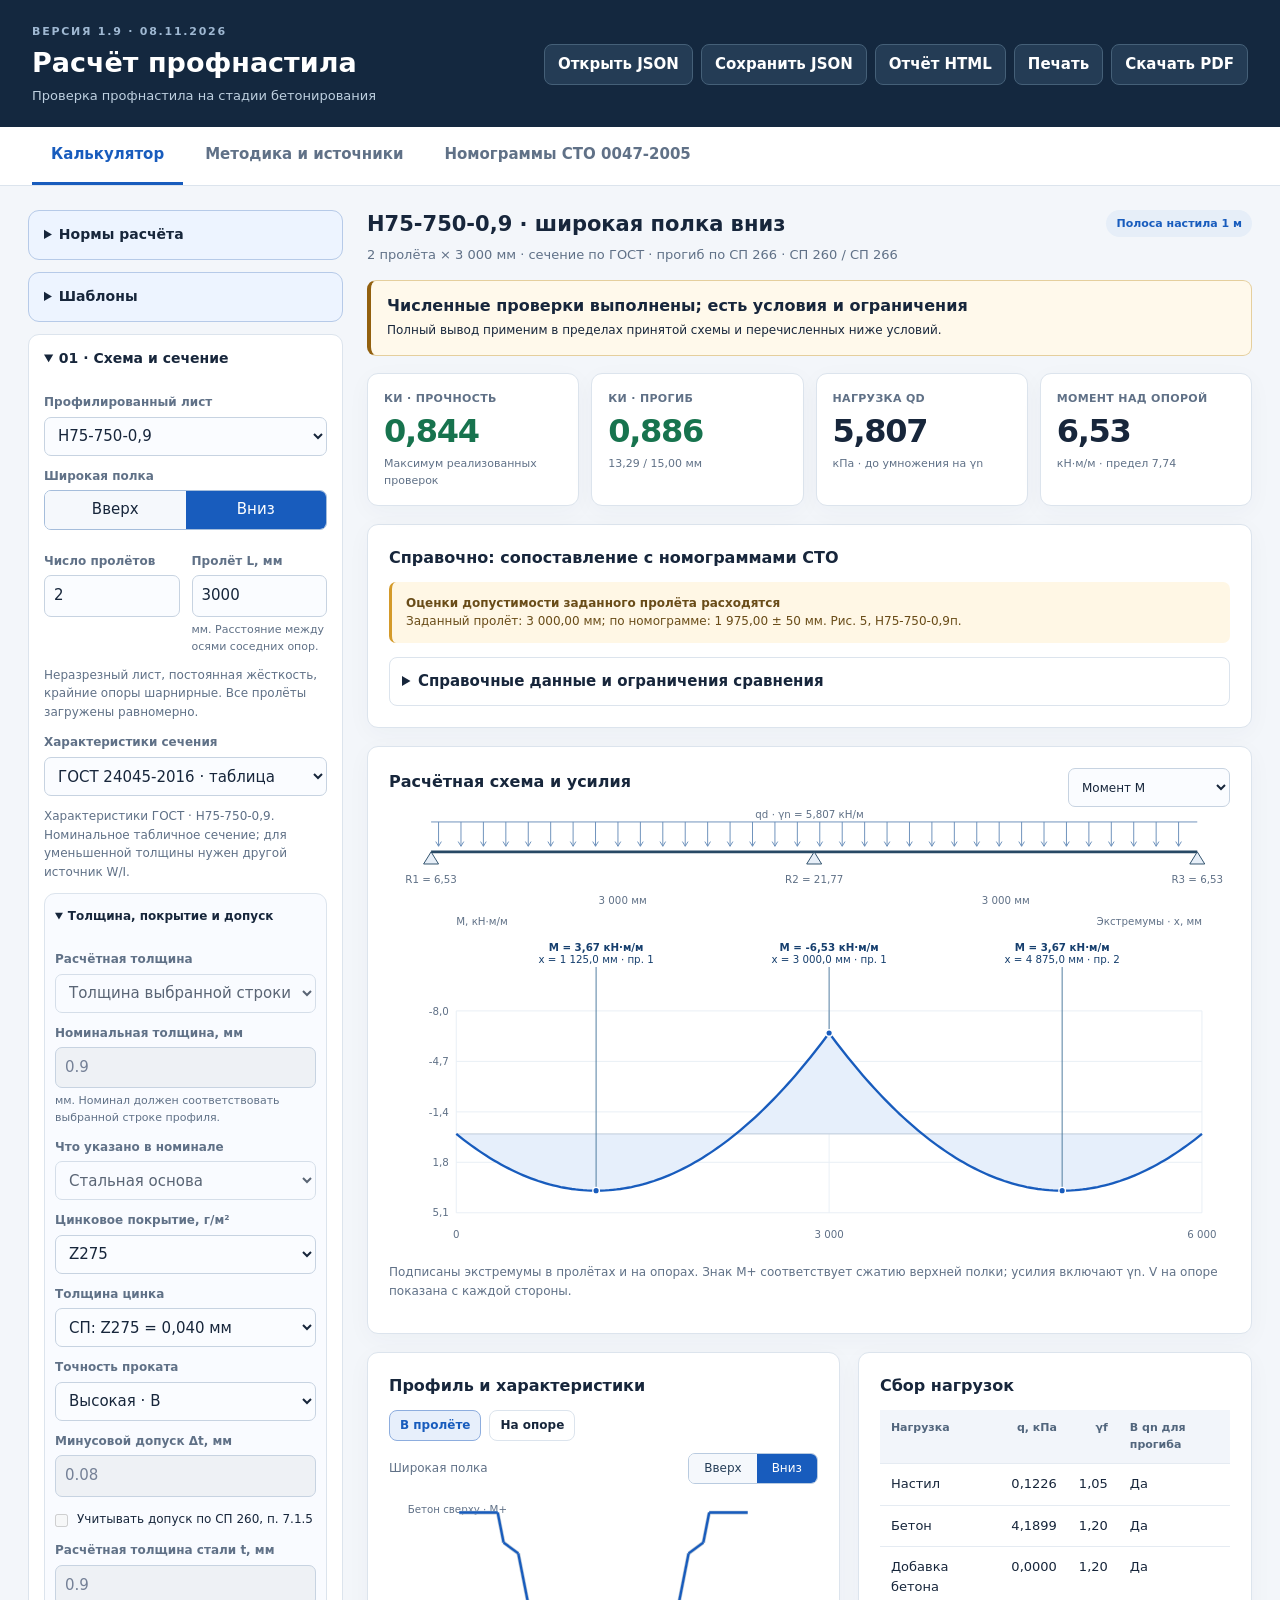
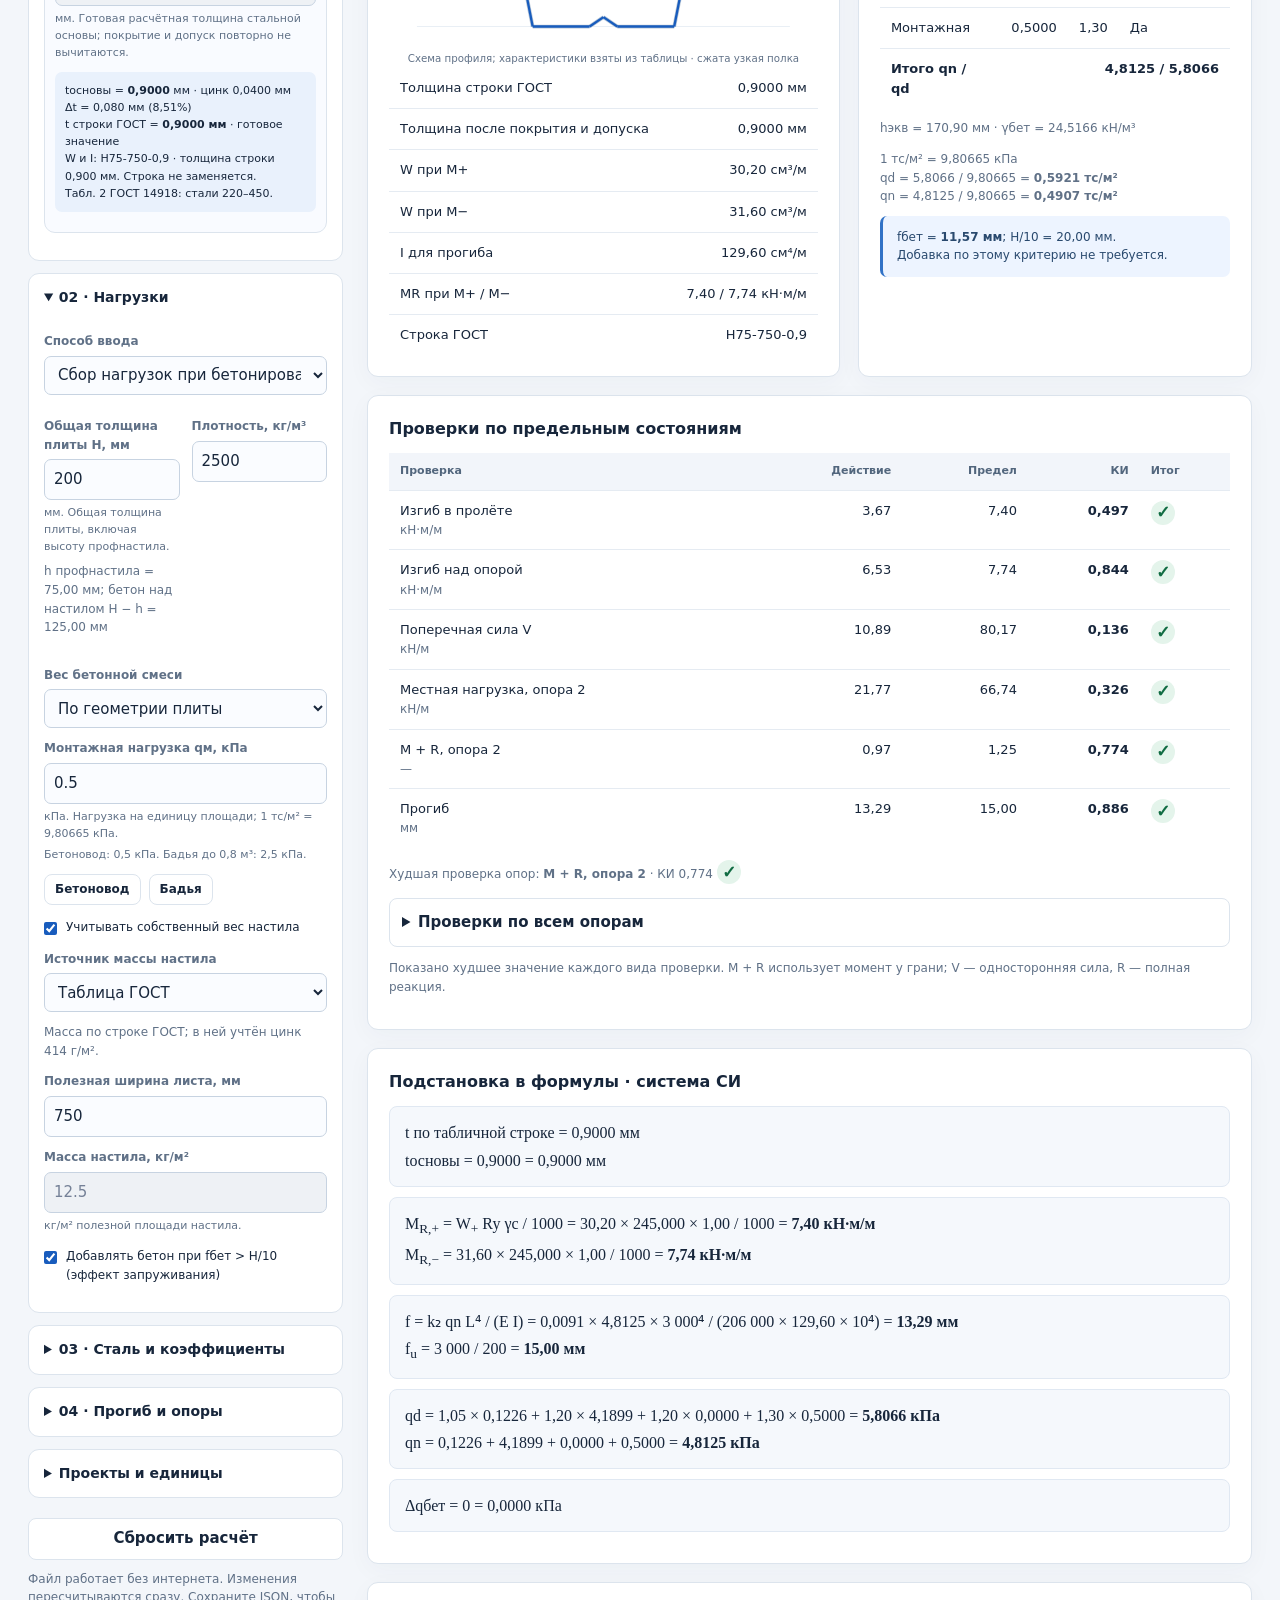
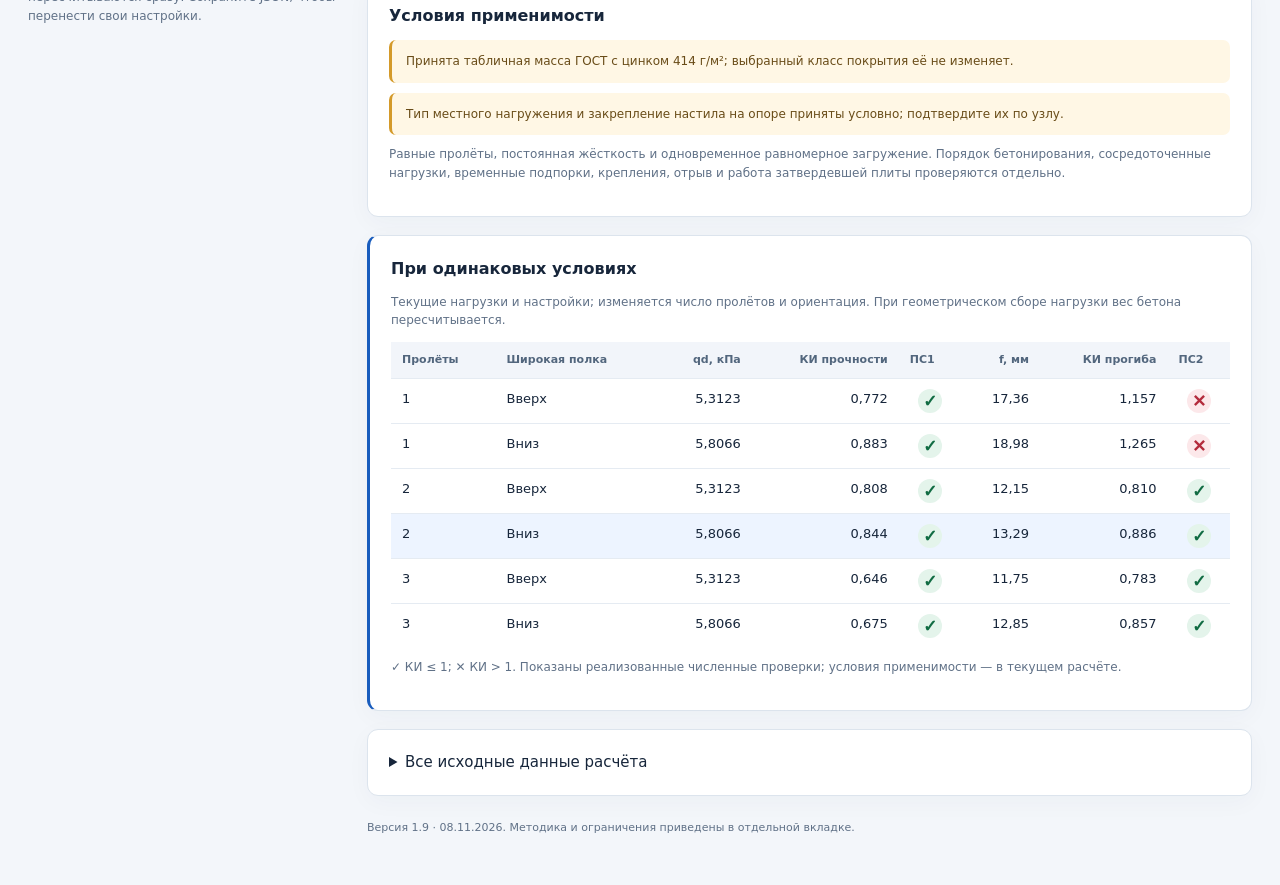
<file: calculators/profnastil/index.html>
<!DOCTYPE html><html lang="ru"><head><meta charset="utf-8"><meta name="viewport" content="width=device-width,initial-scale=1"><meta name="color-scheme" content="light"><meta name="robots" content="noindex,nofollow,noarchive"><title>Профнастил 1.9 · расчёт и проверка</title>
<link rel="stylesheet" href="./assets/styles.css?v=1.9">
</head><body>
<header><div><div class="eyebrow">Версия 1.9 · 08.11.2026</div><h1>Расчёт профнастила</h1><p>Проверка профнастила на стадии бетонирования</p></div><div class="headerActions"><button id="importBtn">Открыть JSON</button><button id="saveBtn">Сохранить JSON</button><button id="reportBtn">Отчёт HTML</button><button id="printBtn">Печать</button><button id="pdfBtn">Скачать PDF</button></div></header>
<nav class="topnav" aria-label="Разделы" role="tablist"><button role="tab" aria-selected="true" data-tab="calcPage">Калькулятор</button><button role="tab" aria-selected="false" data-tab="methodPage">Методика и источники</button><button role="tab" aria-selected="false" data-tab="nomogramPage">Номограммы СТО 0047-2005</button></nav>
<section id="calcPage" class="tabpage"><div class="layout"><aside class="sidebar" aria-label="Исходные данные">
<details class="codeChoice" id="codeSettings"><summary>Нормы расчёта</summary><div class="fields"><label class="field"><span>Расчётный документ</span><select id="designCode"><option value="sp">СП 260 + СП 266</option><option value="snip">СНиП · Пособие 1989</option></select></label><div id="snipPurposeField" class="hide"><label class="field"><span>Вариант расчёта по СНиП</span><select id="snipPurpose"><option value="deck">Настил · L/150 (Пособие)</option><option value="formwork">Опалубка · L/500 (3.03.01-87)</option></select></label></div><p class="hint" id="codeNote"></p></div></details><details id="templateSettings"><summary>Шаблоны</summary><div class="fields"><label class="field"><span>Стартовый шаблон расчёта</span><select id="preset"></select></label><div id="presetNote">Пересчёт по СП 266: собственный вес, L/200, запруживание.</div></div></details><details open><summary>01 · Схема и сечение</summary><div class="fields"><label class="field"><span>Профилированный лист</span><select id="profile"></select></label><div class="field"><span id="orientationLabel">Широкая полка</span><div class="segmented" role="radiogroup" aria-labelledby="orientationLabel"><label><input type="radio" name="orientationChoice" value="up"><span>Вверх</span></label><label><input type="radio" name="orientationChoice" value="down" checked><span>Вниз</span></label></div><input type="hidden" id="orientation" value="down"></div><div class="field-row"><label class="field"><span>Число пролётов</span><input id="n" type="number" min="1" max="5" step="1" value="2"></label><label class="field"><span>Пролёт L, мм</span><input id="L" type="number" min="100" max="30000" step="10" value="3620"></label></div><p class="hint">Неразрезный лист, постоянная жёсткость, крайние опоры шарнирные. Все пролёты загружены равномерно.</p><label class="field"><span>Характеристики сечения</span><select id="basis"><option value="catalogue">ГОСТ 24045-2016 · таблица</option><option value="geometry">Н75 · геометрическая модель СП 260</option><option value="manual">Ручной ввод W, I и предельных сил</option></select></label><p class="hint" id="basisHint"></p><div class="hide" id="customProfileFields"><label class="field"><span>Название профиля</span><input id="customName" type="text" maxlength="150" value="Пользовательский профиль"></label><label class="field"><span>Документ на профиль</span><select id="customStandard"><option value="СТО 57398459-18-2025">СТО 57398459-18-2025</option><option value="СТО 03869098-001-2022">СТО 03869098-001-2022</option><option value="ТУ 24.33.20-001-41384308-2019">ТУ 24.33.20-001-41384308-2019</option><option value="Другой документ изготовителя">Другой документ изготовителя</option></select></label><label class="field"><span>Высота, мм</span><input id="customH" type="number" value="75" step=".01" min="0"></label><label class="field"><span>Шаг гофра, мм</span><input id="customPitch" type="number" value="187.5" step=".01" min="0"></label><label class="field"><span>Широкая полка, мм</span><input id="customWide" type="number" value="92" step=".01" min="0"></label><label class="field"><span>Узкая полка, мм</span><input id="customNarrow" type="number" value="50" step=".01" min="0"></label><p class="hint">Готового каталога СТО/ТУ в файле нет. Введите размеры, W, I и предельные силы по подтверждённому паспорту.</p></div><details class="innerdetail" open><summary>Толщина, покрытие и допуск</summary><label class="field"><span>Расчётная толщина</span><select id="thicknessMode"><option value="nominal">По номиналу, покрытию и допуску</option><option value="direct">Прямой ввод готовой t</option></select></label><label class="field"><span>Номинальная толщина, мм</span><input id="nominalT" type="number" value="0.9" step=".01" min="0"></label><label class="field"><span>Что указано в номинале</span><select id="thicknessBasis"><option value="steel">Стальная основа</option><option value="coated">Прокат с цинком</option></select></label><label class="field"><span>Цинковое покрытие, г/м²</span><select id="coating"></select></label><label class="field"><span>Толщина цинка</span><select id="coatMethod"><option value="sp">СП: Z275 = 0,040 мм</option><option value="mass">По массе / плотности</option><option value="manual">Вручную</option></select></label><div id="coatManual" class="hide"><label class="field"><span>Суммарная толщина цинка, мм</span><input id="coatThickness" type="number" value="0.04" step=".0001" min="0"></label></div><label class="field"><span>Точность проката</span><select id="precision"><option value="normal">Нормальная · Б</option><option value="increased">Повышенная · А</option><option value="high">Высокая · В</option><option value="manual">Допуск по сертификату</option></select></label><label class="field" id="blankWidthField"><span>Ширина заготовки, мм</span><input id="blankWidth" type="number" value="1250" step="10" min="0"></label><label class="field"><span>Минусовой допуск Δt, мм</span><input id="tolerance" type="number" value="0.11" step=".001" min="0"></label><label class="check"><input id="accountTolerance" type="checkbox"><span>Учитывать допуск по СП 260, п. 7.1.5</span></label><label class="field"><span>Расчётная толщина стали t, мм</span><input id="steelT" type="number" value="0.8615" step=".0001" min="0"></label><div id="thicknessInfo" class="thicknessInfo"></div><div id="autoInfo" class="hint"></div></details><div id="manualFields" class="hide"><div class="field-row"><label class="field"><span>W при M+, см³/м</span><input id="Wplus" type="number" min=".1" step=".01" value="30.2"></label><label class="field"><span>W при M−, см³/м</span><input id="Wminus" type="number" min=".1" step=".01" value="31.6"></label></div><label class="field"><span>I для прогиба, см⁴/м</span><input id="Iinput" type="number" min=".1" step=".1" value="129.6"></label><label class="field"><span>V<sub>R</sub>, кН/м</span><input id="VR" type="number" min="0" step=".1" value="0"></label><div class="field-row"><label class="field"><span>R<sub>R</sub> край, кН/м</span><input id="Rend" type="number" min="0" step=".1" value="0"></label><label class="field"><span>R<sub>R</sub> центр, кН/м</span><input id="Rinner" type="number" min="0" step=".1" value="0"></label></div><p class="hint">Предельные силы задаются при γc = 1. Ноль означает «не определено». W+ и W− задаются для выбранной ориентации.</p></div></div></details>
<details open><summary>02 · Нагрузки</summary><div class="fields"><label class="field"><span>Способ ввода</span><select id="loadMode"><option value="construction">Сбор нагрузок при бетонировании</option><option value="manual">Готовые qd и qn</option></select></label><div id="constructionFields"><div class="field-row"><label class="field"><span>Общая толщина плиты H, мм</span><input id="H" type="number" min="75" step="5" value="200"><output id="slabGeometryInfo" class="slabGeometryInfo" aria-live="polite"></output></label><label class="field"><span>Плотность, кг/м³</span><input id="density" type="number" min="500" step="50" value="2500"></label></div><label class="field"><span>Вес бетонной смеси</span><select id="concreteMode"><option value="geometry">По геометрии плиты</option><option value="manual">Ввод qбет вручную</option></select></label><label class="field hide" id="concreteField"><span>qбет, кПа</span><input id="concreteInput" type="number" min="0" step=".001" value="4.19"></label><label class="field"><span>Монтажная нагрузка qм, кПа</span><input id="mount" type="number" min="0" step=".1" value=".5"><small>Бетоновод: 0,5 кПа. Бадья до 0,8 м³: 2,5 кПа.</small></label><div class="toggleRow"><button id="pumpLoad">Бетоновод</button><button id="bucketLoad">Бадья</button></div><div id="snipRebarField" class="hide"><label class="field"><span>Масса арматуры на объём бетона, кг/м³</span><input id="snipRebarDensity" type="number" value="100" min="0" step="10"><small>СНиП 3.03.01-87: при отсутствии проектных данных — 100 кг/м³. Если арматура уже включена в заданную массу смеси, укажите 0.</small></label></div><label class="check"><input id="own" type="checkbox" checked><span>Учитывать собственный вес настила</span></label><label class="field"><span>Источник массы настила</span><select id="massMode"><option value="manual">Введённая масса</option><option value="catalogue">Таблица ГОСТ</option><option value="blank">По заготовке и покрытию</option></select></label><p class="hint" id="massHint"></p><label class="field"><span>Полезная ширина листа, мм</span><input id="coverWidth" type="number" value="750" step="10" min="0"></label><label class="field"><span>Масса настила, кг/м²</span><input id="deckMass" type="number" min="0" step=".1" value="12.5"></label><label class="check"><input id="pond" type="checkbox" checked><span>Добавлять бетон при fбет &gt; H/10 (эффект запруживания)</span></label></div><div id="manualLoadFields" class="hide"><label class="field"><span>Расчётная qd, кПа</span><input id="manualD" type="number" min="0" step=".01" value="5.68"></label><label class="field"><span>Нормативная qn, кПа</span><input id="manualN" type="number" min="0" step=".01" value="4.69"></label><p class="hint">Введите полные нагрузки, включая собственный вес и необходимые добавки.</p></div></div></details>
<details><summary>03 · Сталь и коэффициенты</summary><div class="fields"><label class="field"><span>Марка стали по ГОСТ 14918</span><select id="grade"><option value="manual">Ry вручную</option><option value="220">220 → Ry 215 МПа</option><option value="250">250 → Ry 245 МПа</option><option value="280">280 → Ry 270 МПа</option><option value="320">320 → Ry 310 МПа</option><option value="350">350 → Ry 330 МПа</option><option value="390">390 → Ry 370 МПа</option><option value="420">420 → Ry 400 МПа</option><option value="450">450 → Ry 425 МПа</option></select></label><div class="field-row"><label class="field"><span>Ry, МПа</span><input id="Ry" type="number" min="1" max="600" step="1" value="245"></label><label class="field"><span>E, МПа</span><input id="E" type="number" min="1000" step="1000" value="206000"></label></div><p class="hint">Ry — готовое расчётное сопротивление, уже после γm. 25 000 тс/м² = 245,17 МПа. Не делите повторно на γm.</p><div class="field-row"><label class="field"><span>γc · условия работы</span><input id="gc" type="number" min=".1" max="2" step=".05" value="1"></label><label class="field"><span>γn · ответственность</span><input id="gn" type="number" min=".1" max="2" step=".05" value="1"></label></div></div></details>
<details><summary>04 · Прогиб и опоры</summary><div class="fields"><label class="field"><span>Метод прогиба</span><select id="deflection"><option value="sp266">СП 266 · коэффициент k₂</option><option value="elastic">Точная упругая линия · все пролёты</option></select></label><label class="field"><span>Источник предельного прогиба</span><select id="limitSource"><option value="document">По выбранному документу</option><option value="user">Задать свой предел</option></select></label><label class="field"><span>Критерий предельного прогиба</span><select id="defLimitMode"><option value="relative">Доля пролёта L/n</option><option value="absolute">Абсолютный, мм</option></select></label><div id="absoluteField" class="hide"><label class="field"><span>Предельный прогиб, мм</span><input id="absoluteLimit" type="number" value="18.1" step=".1" min="0"></label></div><label class="field" id="relativeField"><span>Предельный прогиб L /</span><input id="limit" type="number" min="20" step="10" value="200"><small>Автоматически: СП — 200; Пособие — 150; опалубка СНиП — 500.</small></label><label class="field"><span>Ширина опоры, мм</span><input id="bearing" type="number" min="20" step="10" value="300"></label><label class="field"><span>Местное нагружение полок</span><select id="flanges"><option value="two">На две полки</option><option value="one">На одну полку</option></select></label><p class="hint">Число полок относится к приложению местных сил; оно не равно числу стенок гофра. Принята первая группа строк табл. 8.10 СП 260.</p><label class="check"><input id="stiffener" type="checkbox" checked><span>Учитывать ребро стенки в местной несущей способности</span></label><label class="check"><input id="supportConfirmed" type="checkbox"><span>Тип местного нагружения и закрепление на опоре проверены по узлу</span></label></div></details>
<details><summary>Проекты и единицы</summary><div class="fields"><label class="field"><span>Название расчёта</span><input id="projectName" type="text" maxlength="200" value="Расчёт профнастила"></label><button id="projectNameAuto" type="button" title="Сформировать название по выбранному профлисту и ориентации">По профилю</button><label class="field"><span>Единицы сил и нагрузок</span><select id="units"><option value="si">кПа · кН · кН·м</option><option value="tf">тс/м² · тс · тс·м</option></select></label><label class="field"><span>Знаков после запятой</span><select id="digits"><option value="2">2</option><option value="3">3</option></select></label><button id="localSave" class="widebtn">Сохранить в этом браузере</button><label class="field"><span>Сохранённые расчёты</span><select id="localList"><option value="">Нет сохранённых расчётов</option></select></label><div class="field-row"><button id="localOpen">Открыть</button><button id="localDelete">Удалить</button></div><button class="widebtn hide" id="localUndo">Вернуть удалённый расчёт</button><p class="hint" id="localHint">Для переноса и резервной копии сохраните JSON.</p></div></details><div class="sideFoot"><button id="resetBtn" class="widebtn">Сбросить расчёт</button><p class="hint" style="margin-top:10px">Файл работает без интернета. Изменения пересчитываются сразу. Сохраните JSON, чтобы перенести свои настройки.</p></div>
</aside><main class="main"><div class="sectionhead"><div><h2 id="calcTitle">Н75-750-0,9 · широкая полка вниз</h2><div class="subtitle" id="calcSubtitle"></div></div><span class="chip">Полоса настила 1 м</span></div><div id="emptyState" class="emptybox hide"><h2>Новый расчёт</h2><p>Выберите профиль, задайте пролёт и общую толщину плиты.</p><p class="hint" id="emptyHint"></p></div><div id="error" class="errorbox hide" role="alert"></div><div id="results"><div id="status" class="status" aria-live="polite"></div><div class="cards" id="cards"></div>
<div class="panel" id="nomogramReferencePanel"><h3>Справочно: сопоставление с номограммами СТО</h3><div id="nomogramReference"></div></div>
<div class="panel"><div class="plotbar"><h3>Расчётная схема и усилия</h3><select id="plotType" aria-label="Тип эпюры"><option value="M">Момент M</option><option value="V">Поперечная сила V</option><option value="f">Упругий прогиб</option></select></div><div id="beam"></div><div id="plot"></div><p class="hint" id="plotNote"></p></div>
<div class="twocol"><div class="panel"><h3>Профиль и характеристики</h3><div class="toggleRow noPrint"><button id="spanSection" class="active">В пролёте</button><button id="supportSection">На опоре</button></div><div class="figureOrientation noPrint"><span id="figureOrientationLabel">Широкая полка</span><div class="orientationSwitch" role="group" aria-label="Ориентация полки на рисунке"><label><input type="radio" name="orientationFigureChoice" value="up"><span>Вверх</span></label><label><input type="radio" name="orientationFigureChoice" value="down"><span>Вниз</span></label></div></div><div id="sectionPlot"></div><div id="sectionTable"></div></div><div class="panel"><h3>Сбор нагрузок</h3><div id="loadTable"></div><div id="pondNote"></div></div></div>
<div class="panel"><h3>Проверки по предельным состояниям</h3><div id="checkTable" class="tablewrap"></div><div id="supportWorst" class="hint"></div><details id="supportDetails" class="resultDetails"><summary>Проверки по всем опорам</summary><div id="allSupportChecks" class="tablewrap"></div><h3>Реакции и результаты опор</h3><div id="supportTable" class="tablewrap"></div></details><p class="hint" id="checkNote" style="margin-top:12px">Проверка M + R использует момент у грани опоры. V — односторонняя поперечная сила; R — полная опорная реакция.</p></div>

<div class="panel"><h3>Подстановка в формулы · система СИ</h3><div id="formulaOutput"></div></div>
<div class="panel"><h3>Условия применимости</h3><div id="conditions" class="notes"></div></div>
<div class="panel compareDynamic"><h3>При одинаковых условиях</h3><p class="hint">Текущие нагрузки и настройки; изменяется число пролётов и ориентация. При геометрическом сборе нагрузки вес бетона пересчитывается.</p><div id="sensitivity" class="tablewrap"></div></div>
<div class="panel"><details><summary>Все исходные данные расчёта</summary><div id="inputReport"></div></details></div><div class="foot">Версия 1.9 · 08.11.2026. Методика и ограничения приведены в отдельной вкладке.</div></div></main></div></section>
<section id="nomogramPage" class="tabpage" hidden><div class="page methods">
<h2>Номограммы СТО 0047-2005</h2>
<div class="panel" id="stoComparisonPanel"><h3>Сопоставление с расчётом <span class="chip">Сценарное сравнение</span></h3>
<div class="field-row"><label class="field"><span>Исходный рисунок</span><select id="stoFigureTop"></select></label><label class="field"><span>Профиль и толщина по легенде</span><select id="stoProfileTop"></select></label></div>
<output id="stoSelectedCurve" class="slabGeometryInfo" aria-live="polite"></output>
<details class="stoDisclosure" id="stoComparisonNotes"><summary>Условия, допущения и ограничения сравнения</summary>
<p>Эта вкладка использует самостоятельный расчётный сценарий. Параметры основного калькулятора и номограмм вводятся независимо. Одинаковая геометрия сама по себе не означает одинаковые нагрузки, материал и характеристики сечения.</p>
<p>Общая толщина H и высота профнастила h задаются в миллиметрах. Слой над настилом = H − h; для исходной шкалы номограмм он делится на 10 и получается в сантиметрах. При смене профиля введённая H сохраняется. Допустимый диапазон слоя 50–400 мм; значение за пределами диапазона не исправляется автоматически. Контрольные наборы используют отдельные слои 100/200/300 мм, поэтому H в них зависит от высоты профиля.</p>
<p>Оцифрованы все 96 серий на рисунках 2–7: 17 марок и толщин, 1056 точек. Семейства: Н114, Н80А, Н75, Н60, Н57, НС44, НС35. На рисунках с индексом «п» серии НС35 отсутствуют в источнике. Обозначение НС57 в легендах сохранено; в таблице 1 оно записано как Н57. Координаты извлечены из векторных маркеров, линий и штрихов PDF, значения округлены до 0,01 м; принятая оценка чтения ±0,05 м — не нормативный допуск. Между узлами используется линейная интерполяция; экстраполяции нет.</p>
<p class="notice">Для Н80А, Н60 и Н57 в текущем ядре нет подтверждённой геометрии гофра и опорных данных. Все 42 кривые этих семейств читаются по номограммам; сравнение с ядром отмечается как невыполненное. Справочные I/W из СТО не заменяют отсутствующие данные. Для остальных 54 кривых выполняется диагностическое сравнение.</p>
<p class="hint">Сценарий сравнения: нормативный собственный вес — из текущего каталога; арматура — 1,0 кН/м³ по п. 7.1.1.1; монтажная нагрузка — 0,5 кПа. γf настил/бетон/арматура/монтаж = 1,05/1,2/1,2/1,3 (приняты из текущего сборщика СП, не восстановлены для графиков); Ry = 245 МПа, E = 206000 МПа, γc = γn = 1, предел L/200. Добавочный бетон от прогиба не включён. Эти допущения сохраняются при экспорте.</p>
<p class="notice">Это сравнение графиков с двумя существующими моделями калькулятора при указанном сценарии, <b>не полный пересчёт по СТО</b>. В СТО заданы Ry = 2400 кгс/см² (235,3596 МПа), E = 2,1·10⁶ кгс/см² (205939,65 МПа) и итерационная редукция по приложению А; они не подменяют текущие формулы. П. 7.1.2.4 задаёт γc = 0,8 для местной устойчивости стенки; в диагностическом сценарии принят γc = 1, поэтому это дополнительная причина несопоставимости опорных проверок. Не все параметры построения графиков указаны: точные γf, плотность, ширина опор и реализация k. Разница результатов сама по себе не доказывает ошибку ядра.</p>
</details>
<div class="field-row"><label class="field"><span>Общая толщина плиты H, мм</span><input id="stoTotal" type="number" min="125" max="475" value="275" step="1" aria-describedby="stoGeometryInfo"></label><label class="field"><span>Бетон над настилом H − h, мм · авто</span><input id="stoCover" type="number" value="200" step="any" readonly aria-describedby="stoGeometryInfo"></label></div>
<output id="stoGeometryInfo" class="slabGeometryInfo" aria-live="polite"></output>
<label class="field"><span>Пролёт проверки, мм (пусто — по номограмме)</span><input id="stoSpan" type="number" min="1" max="30000" step="10"></label>
<div class="field-row"><label class="field"><span>Принятая плотность бетона, кг/м³</span><input id="stoDensity" type="number" min="1" value="2500"></label><label class="field"><span>Принятая ширина опоры, мм</span><input id="stoBearing" type="number" min="1" value="300"></label></div>
<button id="stoRun">Рассчитать сопоставление</button> <button id="stoExport">Экспорт сравнения JSON</button>
<p id="stoError" role="alert" class="stoError"></p><div id="stoResults"></div>
<details class="stoDisclosure" id="stoBatchDetails"><summary>Наборы сравнений и выгрузка данных</summary>
<label class="field"><span>Контрольный набор: бетон над настилом 100/200/300 мм</span><select id="stoCaseScope"><option value="all">Все 96 серий · 288 случаев</option><option value="figure">Все профили выбранного рисунка</option><option value="profile">Выбранный профиль на всех рисунках</option></select></label>
<button id="stoRunCases">Сравнить набор</button> <button id="stoExportCases">Экспорт набора сравнений JSON</button> <button id="stoExportReadings">Все точки и профили JSON</button>
<div id="stoCases"></div></details>
</div>
<div class="panel" id="stoCurvePanel"><div class="field-row"><label class="field"><span>Исходный рисунок</span><select id="stoFigure"></select></label><label class="field"><span>Профиль и толщина по легенде</span><select id="stoProfile"></select></label></div>
<details class="stoDisclosure" id="stoOrientationNotes"><summary><strong>Без «п» — широкая полка вверх; с «п» — широкая полка вниз</strong></summary>
<p><strong>Индекс «п» в оригинале СТО — кириллическая буква: сжата узкая полка. В пролёте при нагрузке сверху узкая полка находится сверху, широкая — снизу. Без индекса «п» сжата широкая полка: она находится сверху.</strong></p>
<p>Основание: примечание к таблице 2, с. 9 / PDF 13. Связь относится к положительному моменту в пролёте; над промежуточной опорой знак момента и сжатая полка меняются. Для профилей с равными полками положение уточняют по осям 1–1/2–2 документа на профиль.</p></details>
<h3>Точки выбранной кривой</h3><div id="stoPoints"></div>
<details class="stoDisclosure" id="stoFigureDetails"><summary>Исходный рисунок</summary><p id="stoFigureInfo"></p>
<div class="stoImageControls"><button id="stoZoomOut" type="button" aria-label="Уменьшить рисунок">−</button><output id="stoZoomValue" aria-live="polite" aria-label="Масштаб рисунка">100%</output><button id="stoZoom" type="button" aria-label="Увеличить рисунок">+</button><button id="stoFit" type="button">Вписать</button><a id="stoImageLink" download>Скачать PNG</a></div>
<div id="stoImageViewport" class="stoImageViewport" tabindex="0" role="region" aria-label="Рисунок номограммы с прокруткой"><img id="stoImage" class="stoNomogramImage" alt="Номограмма из СТО"></div></details></div>
<details class="panel stoDisclosure" id="stoProfilesDetails"><summary>Все профили: таблица 1 СТО и текущий каталог</summary><details class="stoDisclosure"><summary>Как читать таблицу характеристик</summary><p>Таблица 1, печатная с. 8 / PDF 12: I и W полного сечения на 1 м ширины настила; площадь F в см² и масса в кг/м² приведены в единицах таблицы. Значения СТО сохранены буквально и служат справкой; в расчётное ядро они не подставляются. W₁/W₂ относятся к осям 1–1/2–2 источника и не отождествляются с эффективными W+/W−. I ↑/↓ — текущие табличные значения для одного пролёта и соответствующей ориентации. Для нескольких пролётов ядро использует меньшее из них. ΔI ↑ = (Iкаталога ↑ / IСТО − 1) × 100%.</p></details><div id="stoSections"></div><details><summary>Оригинал таблицы 1</summary><img class="stoNomogramImage" src="./assets/sto-table-1.png?v=1.9" alt="Таблица 1 СТО 0047-2005, все 17 строк" loading="lazy"></details></details>
<details class="panel stoDisclosure" id="stoSourceDetails"><summary>Источник и область применения</summary>
<p>Рисунки 2–7 извлечены из предоставленного PDF: СТО 0047-2005 (02494680, 17523759), Москва, 2005. Разработчики — ЦНИИПСК им. Мельникова и «Хилти Дистрибьюшн Лтд». Дата введения по с. 1 — 10.05.2005. Актуальность документа для конкретного проекта отдельно не проверялась.</p>
<div class="notice"><b>Область графиков — п. 7.1.2.5:</b> настил как оставляемая опалубка без временных промежуточных опор; подача смеси бетононасосом. По горизонтали — слой бетона <b>над верхней полкой</b>, 5–40 см. Полная высота H = hпрофиля + 10 × слой, мм. Индекс «п» означает сжатую узкую полку (таблица 2); ориентация для сравнения сопоставлена по сжатой полке в пролёте.</div>
</details>
<details class="panel stoDisclosure" id="stoDocumentNotes"><summary>Замечания к исходному документу и оцифровке</summary><ul>
<li>Исправлена предыдущая оцифровка рисунка 3: маркеры Н75-0,7п были ошибочно подписаны как Н75-0,9п. При слое 20 см правильное значение для Н75-0,9п — 2,49 м вместо 2,20 м. Это исправление привязки данных; формулы ядра сохранены.</li>
<li>Таблица 1 (с. 8): для Н75-0,9 / 0,8 / 0,7 напечатаны массы 9,8 / 11,2 / 12,5 кг/м². Такая обратная зависимость от толщины требует уточнения; в сравнении явно используется текущий каталог 12,5 / 11,2 / 9,8, а не молчаливое исправление источника.</li>
<li>Некоторые графические кривые дают немонотонные результаты по толщине и числу пролётов. Например, на рис. 5 при слое 5 см кривая Н75-0,8п около 2,00 м, а Н75-0,7п около 3,27 м. Требуется проверка авторской расчётной базы; кривые не корректируются под алгоритм.</li>
<li>Формула (4), с. 7, указывает L/200. Последняя, 70-я страница приложенного PDF содержит отдельное пояснение с диапазоном L/500–L/300, без подтверждения его статуса как изменения СТО. Оно не применяется автоматически.</li>
<li>Полноценная сверка по СТО требует итераций W/I по приложению А, отдельной проверки стенок и подтверждения исходных данных графиков. Существующие режимы СП/СНиП сохранены без изменения.</li></ul>
<p>Сопоставление выполняется отдельно и не меняет исходные данные основного калькулятора. Результаты этой вкладки экспортируются в отдельный формат JSON, не заменяющий проект расчёта.</p></details>
<template id="stoImageTemplates"><img data-figure="2" src="./assets/sto-figure-2.png?v=1.9" alt="Рисунок 2"><img data-figure="3" src="./assets/sto-figure-3.png?v=1.9" alt="Рисунок 3"><img data-figure="4" src="./assets/sto-figure-4.png?v=1.9" alt="Рисунок 4"><img data-figure="5" src="./assets/sto-figure-5.png?v=1.9" alt="Рисунок 5"><img data-figure="6" src="./assets/sto-figure-6.png?v=1.9" alt="Рисунок 6"><img data-figure="7" src="./assets/sto-figure-7.png?v=1.9" alt="Рисунок 7"></template>
</div></section>
<section id="methodPage" class="tabpage" hidden><div class="page methods"><h2>Методика и источники</h2><p class="lead">Проверка профилированного настила на стадии бетонирования. Расчёт выполняется автономно в браузере. Все характеристики и усилия приведены на полосу полезной шириной 1 м.</p>
<div class="panel"><h3>1. Нормы, схема и единицы</h3>
<p>Документ выбирается в свитке «Нормы расчёта». От него зависят нагрузки, метод прогиба, предельный прогиб и состав проверок. По умолчанию собираются нагрузки по геометрии плиты общей толщиной H = 200 мм. H включает высоту профнастила h; слой бетона над верхней полкой равен H − h. Те же обозначения и миллиметры используются во вкладке номограмм; исходная шкала её графиков остаётся в сантиметрах. Для нового расчёта по СНиП выбирается вариант опалубки; отдельный режим Пособия для настила покрытий использует заданные полные нагрузки.</p>
<table><tr><th>Документ</th><th>Нагрузки</th><th>Прогиб</th><th>Прочность</th></tr><tr><td>СП 260 + СП 266</td><td>Настил, смесь, монтажная нагрузка, добавочный бетон при запруживании</td><td>k₂ по СП 266; L/200</td><td>Изгиб, сдвиг, местное нагружение, взаимодействия M + R и M + V в реализованных пределах</td></tr><tr><td>СНиП · опалубка</td><td>СНиП 3.03.01-87, приложение 11: настил, смесь, арматура, люди и транспорт</td><td>Максимум упругой линии; L/500</td><td>Изгиб и стенка по Пособию; крайние опоры, сдвиг и крепления проверяются отдельно</td></tr><tr><td>СНиП · настил покрытий</td><td>Полные qd/qn задаются пользователем</td><td>Максимум упругой линии; L/150, п. 25.10 Пособия</td><td>Изгиб — п. 25.9; стенка — п. 25.13 Пособия</td></tr></table>
<p>L/150 для настила покрытий не заменяет требование к опалубке перекрытий. Вариант «Задать свой предел» сохраняет явное отличие от значения выбранного документа. В режиме СНиП геометрическая редукция по СП 260 и добавка запруживания по СП 266 не применяются автоматически.</p>
<p>От одного до пяти равных пролётов, шарнирные крайние опоры, неразрезный лист над промежуточными опорами и постоянная жёсткость EI. Рассматривается одновременное равномерное загружение всех пролётов. Пролёты и координаты на экране, в отчёте и в новых JSON задаются в миллиметрах. Расчётное ядро преобразует их к согласованным единицам.</p>
<div class="formula">1 тс = 9,80665 кН; 1 тс/м² = 9,80665 кПа<br>q[тс/м²] = q[кПа]/9,80665<br>1 см³ = 1000 мм³; 1 см⁴ = 10 000 мм⁴<br>Для полосы 1 м: q[кПа] = q[кН/м] = q[Н/мм] численно</div>
<p>Опорные моменты определяются системой трёх моментов. В приведённых ниже балочных формулах L и x — в мм, M — в Н·мм, V — в Н, q — в Н/мм, I — в мм⁴.</p>
<div class="formula">Mᵢ₋₁ + 4Mᵢ + Mᵢ₊₁ = −(qᵢ₋₁ + qᵢ)L²/4<br>M(x) = Mлев + Vлев·x − qx²/2<br>Vлев = qL/2 + (Mправ − Mлев)/L<br>EI·y(x) = −Mлев·x²/2 − Vлев·x³/6 + qx⁴/24 + Cx<br>C = Mлев·L/2 + Vлев·L²/6 − qL³/24</div>
<p>Экстремумы момента и упругой линии вычисляются внутри каждого пролёта; на эпюрах подписаны значения и координаты. Прогиб вниз положителен. Расчётные усилия включают γn; сопротивления изгибу и проверки СП — γc. В проверке стенки по п. 25.13 используются фактические расчётные напряжения.</p></div>
<div class="panel"><h3>2. Толщина, покрытие, масса и сечение</h3>
<p>Переключатель «Что указано в номинале» различает стальную основу и прокат с цинком. В первом случае цинк повторно не вычитается. Во втором определяется tосновы = tном − tцинка. Для Z275 доступна толщина 0,040 мм по СП 260; альтернативы — масса покрытия / 7100 либо фактическая суммарная толщина.</p>
<div class="formula">Δt% = 100Δt/tном,с покрытием<br>t = tосновы при Δt% ≤ 5<br>t = tосновы(100 − Δt%)/95 при Δt% &gt; 5 и учёте допуска<br>m = (7,85tосновы + Z/1000) Bзаготовки/Bполезная, кг/м²</div>
<p>При нормальной и повышенной точности в режиме СП минусовой допуск для номинальной модели включается автоматически. Допуск берётся из таблицы 2 ГОСТ 14918-2020 для конструкционных сталей 220–450, по общей толщине, ширине проката и точности. Прямой ввод готовой расчётной t сохраняет уже обработанную толщину и требует подтверждённого исходного значения.</p>
<p>Для номинала 0,9 мм с покрытием Z275, заготовки 1250 мм и нормальной точности: tосновы = 0,8600 мм, Δt = 0,110 мм и tрасч = 0,79462 мм. При высокой точности СП 260 допускает не уменьшать t по допуску; включённый пользователем учёт сохраняется.</p>
<p>Табличная масса ГОСТ относится к цинку 414 г/м². Источник массы выбирается явно: таблица ГОСТ, ручной ввод или расчёт по заготовке и выбранному покрытию. Выбор сохраняется при пересчёте. При расчёте по заготовке масса определяется по физическому номиналу основы; минусовой расчётный допуск её не уменьшает. Ширина заготовки показывается, когда участвует в определении массы или допуска.</p>
<p>Для W и I в режиме ГОСТ используется ровно выбранная марка и толщина: например, Н75-750-0,9 соответствует строке 0,9 мм. Переход на меньшую табличную толщину не выполняется. Толщина после вычета цинка и допуска показывается отдельно. Если она отличается от толщины строки, результат по ГОСТ относится к номинальному сечению; влияние фактической толщины подтверждают геометрическим расчётом или характеристиками изготовителя.</p><p>Для Н75 можно явно выбрать геометрический расчёт по СП 260. Площадь ребра полки As учитывает устойчивые прилегающие участки; для Is берётся полоса min(15t; bp/2). Это разные расчётные полосы. Скругления учтены приближённым коэффициентом.</p>
<p>Для остальных профилей геометрический пересчёт не автоматизирован. Характеристики другой толщины вводятся вручную по подтверждённым данным изготовителя. Марка настила не изменяется из-за расчётного уменьшения толщины. W и I не масштабируются пропорционально t.</p>
<p>ГОСТ, геометрическая модель и ручной ввод задают три источника характеристик. Для геометрического Н75 принимается минимум W по обеим крайним граням для каждого знака момента и минимум эффективных I. Для таблиц используются отдельные характеристики ориентаций. Марка стали и Ry должны соответствовать исходным характеристикам; для СНиП Ry задаётся вручную.</p></div>
<div class="panel"><h3>3. Нагрузки</h3>
<p>Эквивалентная высота бетона определяется по идеализированной геометрии гофров; малые канавки и радиусы в объём не интегрируются. Плотность 2500 кг/м³ — исходное значение, которое можно изменить. γбет = 24,5166 кН/м³ при этой плотности является удельным весом смеси, а не давлением и не коэффициентом условий работы.</p>
<div class="formula">hэкв = H − h + (p − bверх + bниз)h/(2p), мм<br>γбет = ρ·9,80665/1000, кН/м³<br>qбет = γбет·hэкв/1000, кПа<br>qнаст = mнаст·9,80665/1000, кПа</div>
<p>Для СП 266 монтажная нагрузка: бетоновод — 0,5 кПа; бадья до 0,8 м³ — 2,5 кПа. Во второй группе предельных состояний в этом режиме она сохраняется.</p>
<div class="formula">СП: qd = 1,05qнаст + 1,20(qбет + Δqбет) + 1,30qм<br>qn = qнаст + qбет + Δqбет + qм<br>При fбет &gt; H/10: Δqбет = 0,7γбет·fбет/1000, кПа; fбет — мм</div>
<p>fбет вычисляется от нагрузки бетона тем же методом и с тем же I, что и основной прогиб. Добавка бетона определяется одной подстановкой по формуле (6.3), без итерационной обратной связи.</p>
<div class="formula">СНиП, опалубка: qd = 1,10qнаст + 1,20(qбет + qарм) + 1,30qлюди<br>qn = qнаст + qбет + qарм<br>qарм = ρарм·9,80665·hэкв/10⁶, кПа</div>
<p>По СНиП 3.03.01-87 для палубы/настила люди и транспорт принимаются не менее 2,5 кПа. При отсутствии проектной массы арматуры используется 100 кг/м³. Если она уже включена в массу смеси, отдельное значение армирования задаётся нулём. Для прогиба по этому режиму люди и транспорт исключаются.</p>
<p>В режиме полных ручных qd/qn собственный вес и технологические добавки повторно не прибавляются. В таблице нагрузок отдельно показаны нормативные составляющие, γf, участие в прогибе и подстановка при переводе кПа в тс/м². Значения перед выводом не округляются.</p></div>
<div class="panel"><h3>4. Прочность и опоры</h3>
<div class="formula">MR,+ = W+ Ry γc/1000; MR,− = W− Ry γc/1000, кН·м/м<br>λw = 0,346(sd/t)√(Ry/E)<br>Rs = 0,58Ry при λw ≤ 0,83;<br>Rs = 0,48Ry/λw при 0,83 &lt; λw &lt; 1,4;<br>Rs = 0,67Ry/λw² при λw ≥ 1,4<br>VR = γc·hw·t·Rs·2/[p sinφ], кН/м</div>
<p>Срез Н75 проверяется консервативно без повышения устойчивости от продольного ребра: sd = 80,22 мм, hw = 74,1 мм. V — односторонняя сила в листе, R — суммарная реакция опоры. Они не взаимозаменяемы.</p>
<div class="formula">RR = γc·C·t²·Ry·sinφ·(1 − Cr√(r/t))<br>× (1 + Cb√(lоп/t))(1 − Ch√(hflat/t))·ka,s·2/p<br>ka,s = min(1,45 − 0,05emax/t; 0,95 + 35000t²emin/(spF·bd²))</div>
<p>Для Н75 использованы r = 5 мм, φ = 78,86°, hflat = 75,52 мм и первая группа строк таблицы 8.10 СП 260 для закреплённого настила. Ребро стенки: emax = 5,67 мм, emin = 2,33 мм; spF/bd — 48,46/95,74 мм при широкой вниз и 19,93/50 мм при широкой вверх.</p>
<table><tr><th>Приложение силы</th><th>C</th><th>Cr</th><th>Cb</th><th>Ch</th></tr><tr><td>Одна полка, крайняя</td><td>3</td><td>0,08</td><td>0,70</td><td>0,055</td></tr><tr><td>Одна полка, промежуточная</td><td>8</td><td>0,10</td><td>0,17</td><td>0,004</td></tr><tr><td>Две полки, крайняя</td><td>9</td><td>0,12</td><td>0,14</td><td>0,040</td></tr><tr><td>Две полки, промежуточная</td><td>10</td><td>0,11</td><td>0,21</td><td>0,020</td></tr></table>
<div class="formula">КИM+R = (|Mграни|/MR + R/RR)/1,25 ≤ 1<br>Дополнительно: |M|/MR ≤ 1; R/RR ≤ 1</div>
<p>Момент у грани проверяется с обеих сторон опоры; используется опасное отношение к MR соответствующего знака. Максимум момента над осью опоры проверяется отдельно. При V &gt; 0,5VR проверяется взаимодействие M + V по разделу 8.8 СП 260, с уменьшением сопротивления изгибу в (1 − ρQ), где ρQ = (2|V|/VR − 1)². Эта совместная проверка выполняется по сетке эпюры.</p>
<p>Для СНиП проверка стенки по п. 25.13 реализована для Н75-750 и Н114-600 толщиной 0,8/0,9 мм. Проверяются отсеки стенки над промежуточными опорами. Для 0,5 &lt; α &lt; 1 интерполируются предельные высоты при α = 0,5 и α = 1 с пересчётом γ и β в каждой конечной точке.</p>
<div class="formula">B₀ = R/(2 × 1000/p) × 1000, Н; z = min(lоп + 2r; 1,5h)<br>σloc = 2B₀/(tz); α₁ = (σc − σ₁)/σc; α₂ = (σ₁ − σt)/σ₁<br>γ = 0,42(2α − 1)σloc/σc; β = 1,4(2α − 1)τ/σc<br>hпред = 585t/√σc при α ≤ 0,5<br>hпред = 3,26t√{(2α−1)E/[σc((2−α)(1+γ)+√(α²(1+γ)²+4β²))]} при α ≥ 1</div>
<p>Основная таблица содержит худшее значение каждого вида проверки. Полный список по опорам и реакции находятся в свитке «Проверки по всем опорам». Сводная таблица разных схем использует ✓ при КИ ≤ 1 и ✕ при КИ &gt; 1 для реализованных численных проверок.</p></div>
<div class="panel"><h3>5. Прогиб</h3>
<div class="formula">f = k₂ qn L⁴/(E I), мм<br>L — мм; E — МПа; I[мм⁴] = I[см⁴] × 10⁴;<br>qn[Н/мм] численно равно qn[кПа] для полосы шириной 1 м<br>fu = L/n, мм, либо заданный абсолютный предел</div>
<table><tr><th>Пролёты</th><th>k₂ по СП 266</th><th>Точный max k упругой линии</th><th>Предел СП</th></tr><tr><td>1</td><td>0,013</td><td>5/384 = 0,01302083</td><td>L/200</td></tr><tr><td>2</td><td>0,0091</td><td>0,00541612</td><td>L/200</td></tr><tr><td>3</td><td>0,0088</td><td>0,00688421</td><td>L/200</td></tr></table>
<p>Для четырёх и пяти пролётов k₂ = 0,0088. Точная упругая линия определяется решением системы; её максимум не заменяет расчёт по k₂, если выбран СП 266. На эпюре прогибов изображена именно упругая линия, а значение для нормативной проверки приведено отдельно. Простая смена L/150 на L/200 не устраняет различий методов.</p></div>
<div class="panel"><h3>6. Область применения и контроль</h3>
<p>Проверяются стадия бетонирования, равные пролёты и одна схема равномерного загружения. Отдельного расчёта требуют последовательность укладки смеси, сосредоточенные нагрузки, складирование, подпорки, крепления, отрыв, осадка опор, консоли, мембранная работа и работа затвердевшего перекрытия. Флажок подтверждения опорного узла фиксирует исходное условие, но не рассчитывает крепёж.</p>
<p>Для Н75 геометрическая модель проверяет условия применимости редукции стенки. Выход за реализованную область отмечается в результатах. Для других марок местные предельные силы могут отсутствовать; при ручном вводе они задаются по подтверждённым данным. Численные коэффициенты использования следует читать вместе с этими ограничениями.</p>
<p>Контроль включает равновесие и нулевые перемещения на опорах для 1–5 пролётов, аналитические моменты и прогибы, поиск экстремумов, коэффициенты надёжности, единицы, толщины, массу, сбор нагрузок, взаимодействия и недопустимые исходные данные.</p></div>
<div class="panel"><h3>7. Нормативные источники и редакции</h3><ol>
<li><a href="https://protect.gost.ru/sp/details/70cfce3e-7c81-4b3e-a747-24147317b070" target="_blank" rel="noopener">СП 260.1325800.2023</a>, исходная редакция 2023 г., приказ № 1015/пр от 28.12.2023; разделы 6–8. <a href="https://steel-development.ru/files/51/%D0%9D%D0%A2%D0%94/33/sp-26013258002016.pdf" target="_blank" rel="noopener">Полный текст на сайте АРСС</a>; внутри документа указан 2023 г.</li>
<li><a href="https://protect.gost.ru/sp/details/d0f79831-de9f-4cab-a85e-de115b87cf43" target="_blank" rel="noopener">СП 266.1325800.2016</a>, редакция с изменениями № 1–4; пп. 6.1.1.1, 6.1.1.2, 6.1.1.5 и таблица 6.1.</li>
<li><a href="https://aksvil.by/images/_for-materials3/profnastil/gost-24045-2016.pdf" target="_blank" rel="noopener">ГОСТ 24045-2016</a>, базовое издание 2016 г.; сортамент и геометрия профилей. Фактическое сечение подтверждается документацией изготовителя.</li>
<li><a href="https://protect.gost.ru/gost/details/176e3435-29c7-4891-9217-afcf4ae3f16d" target="_blank" rel="noopener">ГОСТ 14918-2020</a>, изменение № 1 (ИУС 8-2025), поправка к изменению (ИУС 1-2026), поправки ИУС 1-2021 и 1-2022; допуски — таблица 2.</li>
<li><a href="https://uscc.ua/uploads/section/Рекомендации%20и%20пособия/posobie_po_proektirovaniyu_stalnyih_konstruktsiy_rus.pdf" target="_blank" rel="noopener">Пособие к СНиП II-23-81*</a>, ЦНИИСК, утверждено 15.08.1985 № 243/л, издание ЦИТП 1989 г.; раздел 25, пп. 25.8–25.13, таблица 69.</li>
<li><a href="https://files.stroyinf.ru/Data1/2/2027/" target="_blank" rel="noopener">СНиП 3.03.01-87</a>, исходная редакция 1987 г., публикация 1989 г.; приложение 11, пп. 1, 4, 6 и 8, таблицы 3–4.</li></ol><p class="hint">Использованные редакции зафиксированы в расчёте; автоматического изменения нормативной базы нет.</p></div>
<div class="panel"><h3>8. Работа с расчётом и отчётом</h3>
<p>Шаблоны находятся в отдельном свитке. Пустой шаблон и «Сбросить расчёт» очищают профиль и пролёт, сохраняя исходную плиту 200 мм и геометрический сбор нагрузок. Переключатели ориентации в исходных данных и возле рисунка синхронизированы. Источники характеристик сечения и массы выбираются явно и сохраняются при пересчёте и в JSON.</p>
<p>Настройки можно сохранять в браузере и переносить через JSON. Новые файлы явно указывают length_unit = mm. Старые проекты с пролётом в метрах при открытии автоматически преобразуются в миллиметры; расчётные размеры при этом не меняются.</p>
<p>«Отчёт HTML» открывает формульный документ А4 с содержанием, таблицами и эпюрами. «Печать» выводит этот документ. «Скачать PDF» формирует файл автономно в браузере, после чего доступны кнопки скачивания и открытия. Если исходные данные неполны или некорректны, старый результат скрывается.</p></div>
</div></section>
<dialog id="reportDialog" style="width:min(1150px,96vw);height:94vh;border:1px solid #c7d3e1;border-radius:12px;padding:16px"><div class="plotbar" style="margin-bottom:12px"><h3>Отчёт по расчёту</h3><div class="reportActions"><button id="reportPrint">Печать</button> <button id="reportPdf">Скачать PDF</button> <a id="reportDownload" class="downloadButton" download="profnastil_report.html">Скачать HTML</a> <button id="reportClose">Закрыть</button></div></div><iframe id="reportFrame" title="Формульный отчёт" sandbox="allow-same-origin allow-modals" style="width:100%;height:calc(100% - 65px);border:1px solid #dce4ed"></iframe></dialog><dialog id="pdfDialog" style="width:min(1150px,96vw);height:94vh;border:1px solid #c7d3e1;border-radius:12px;padding:16px"><div class="plotbar" style="margin-bottom:12px"><h3 id="pdfTitle">PDF готов</h3><div class="reportActions"><a id="pdfDownload" class="downloadButton" download="profnastil_report.pdf">Скачать PDF</a><a id="pdfOpen" class="downloadButton" target="_blank" rel="noopener">Открыть PDF</a><button id="pdfClose">Закрыть</button></div></div><iframe id="pdfFrame" title="Готовый отчёт PDF" style="width:100%;height:calc(100% - 65px);border:1px solid #dce4ed"></iframe></dialog><div id="printRoot"></div><input type="file" id="importFile" accept=".json,application/json" hidden><div id="toast" class="toast hide" role="status"></div>
<script defer src="./assets/parameters.js?v=1.9"></script>
<script defer src="./assets/inputs.js?v=1.9"></script>
<script defer src="./assets/engine.js?v=1.9"></script>
<script defer src="./assets/nomograms-data.js?v=1.9"></script>
<script defer src="./assets/nomograms.js?v=1.9"></script>
<script defer src="./assets/reports.js?v=1.9"></script>
<script defer src="./assets/ui.js?v=1.9"></script>
<script defer src="./assets/graphs.js?v=1.9"></script>
<script defer src="./assets/project-io.js?v=1.9"></script>
<script defer src="./assets/report-ui.js?v=1.9"></script>
<script defer src="./assets/nomogram-ui.js?v=1.9"></script>
<script defer src="./assets/app.js?v=1.9"></script>
</body></html>
</file>
<file: calculators/profnastil/assets/styles.css>
:root{--ink:#17263b;--muted:#607187;--line:#dce4ed;--bg:#f3f6fa;--blue:#185cbd;--teal:#007f86;--red:#b92b36;--amber:#92600e;--green:#17734e;--shadow:0 6px 24px #20395809}*{box-sizing:border-box}html{scroll-behavior:smooth}body{margin:0;background:var(--bg);color:var(--ink);font:15px/1.55 system-ui,-apple-system,"Segoe UI",Arial,sans-serif}button,input,select{font:inherit}button,select,input[type=checkbox]{cursor:pointer}button{border:1px solid var(--line);border-radius:8px;padding:8px 13px;background:white;color:var(--ink);font-weight:600}button:hover{background:#edf3fb;border-color:#9bb6da}button:focus-visible,a:focus-visible,input:focus-visible,select:focus-visible{outline:3px solid #4f9ce9;outline-offset:2px}a{color:var(--blue)}header{background:#14283f;color:#fff;padding:23px 32px 21px;display:flex;align-items:center;justify-content:space-between;gap:20px}.eyebrow{font-size:11px;letter-spacing:.16em;text-transform:uppercase;color:#9fb8d2;font-weight:700}h1{font-size:27px;line-height:1.25;margin:6px 0}header p{margin:0;font-size:13px;color:#bed0e0}.headerActions{display:flex;flex-wrap:wrap;gap:8px}header button{background:#243c55;border-color:#456078;color:#fff}.topnav{display:flex;gap:3px;background:#fff;border-bottom:1px solid var(--line);padding:0 32px;position:sticky;top:0;z-index:5}.topnav button{border:0;border-radius:0;background:none;padding:16px 19px;color:var(--muted);border-bottom:3px solid transparent}.topnav button[aria-selected=true]{color:var(--blue);border-color:var(--blue)}.layout{display:grid;grid-template-columns:315px minmax(0,1fr);gap:24px;max-width:1570px;margin:auto;padding:24px 28px}.sidebar{min-width:0}.sidebar details{background:#fff;border:1px solid var(--line);border-radius:11px;margin-bottom:12px;overflow:hidden}.sidebar summary{padding:13px 15px;cursor:pointer;font-weight:700;font-size:14px}.fields{padding:0 15px 15px}.field{display:block;margin:11px 0}.field>span{display:block;color:var(--muted);font-size:12px;font-weight:600;margin-bottom:5px}.field small{display:block;color:var(--muted);font-size:11px;margin-top:4px}input[type=number],input[type=text],select{width:100%;border:1px solid #c7d3e1;border-radius:7px;background:#fafcff;color:var(--ink);padding:8px 9px;min-height:39px}input[type=number]{font-variant-numeric:tabular-nums}input[disabled]{background:#eef1f5;color:#758197}.field-row{display:grid;grid-template-columns:1fr 1fr;gap:12px}.check{display:flex;gap:9px;align-items:flex-start;font-size:12px;margin:13px 0}.check input{margin:4px 0 0;accent-color:var(--blue)}.hint{font-size:12px;color:var(--muted)}.preset{background:#e8f0fc;border:1px solid #b6cae8;border-radius:11px;padding:15px;margin-bottom:14px}.preset .eyebrow{color:var(--blue)}.preset select{margin-top:9px}.widebtn{width:100%;margin-top:8px}.primary{background:var(--blue);border-color:var(--blue);color:#fff}.primary:hover{background:#124eaa;color:#fff}.main{min-width:0}.sectionhead{display:flex;justify-content:space-between;gap:12px;align-items:start;margin:0 0 15px}h2{font-size:21px;line-height:1.35;margin:0 0 6px}h3{font-size:16px;line-height:1.5;margin:0 0 12px}p{margin:0 0 12px}.subtitle{font-size:13px;color:var(--muted)}.chip{display:inline-block;border-radius:20px;font-size:11px;font-weight:700;padding:5px 10px;white-space:nowrap;background:#e6eef8;color:var(--blue)}.status{border:1px solid #dfb3b6;border-left:4px solid var(--red);background:#fff4f4;border-radius:9px;padding:13px 16px;margin-bottom:17px}.status.ok{background:#f0faf5;border-color:#9dcdb5;border-left-color:var(--green)}.status.partial{background:#fff9eb;border-color:#e5cf9d;border-left-color:var(--amber)}.status strong{display:block;font-size:16px}.status span{font-size:12px}.cards{display:grid;grid-template-columns:repeat(4,minmax(0,1fr));gap:12px;margin-bottom:18px}.card{border:1px solid var(--line);border-radius:11px;background:white;padding:16px;box-shadow:var(--shadow)}.card .label{font-size:11px;font-weight:700;letter-spacing:.03em;color:var(--muted);text-transform:uppercase}.value{font-size:32px;font-weight:750;letter-spacing:-.04em;line-height:1.5;font-variant-numeric:tabular-nums}.card .sub{font-size:11px;color:var(--muted)}.bad{color:var(--red)}.good{color:var(--green)}.warn{color:var(--amber)}.panel{background:white;border:1px solid var(--line);border-radius:11px;padding:21px;margin-bottom:18px;box-shadow:var(--shadow)}.twocol{display:grid;grid-template-columns:1.2fr 1fr;gap:18px}.twocol>.panel{min-width:0}.plotbar{display:flex;align-items:center;justify-content:space-between;gap:8px}.plotbar select{width:auto;max-width:200px;font-size:12px}.chart{width:100%;height:auto;display:block}.chart text{font:11px system-ui,sans-serif;fill:var(--muted)}.chart .axis{stroke:#bcc9d9;stroke-width:1}.chart .grid{stroke:#e8eef5;stroke-width:1}.chart .blue{stroke:var(--blue);fill:none;stroke-width:2.5}.chart .teal{stroke:var(--teal);fill:none;stroke-width:2.5}.tablewrap{overflow-x:auto}table{width:100%;border-collapse:collapse;font-size:13px}th{background:#f2f5fa;color:#52667d;font-size:11px;font-weight:700;text-align:left;line-height:1.5}th,td{padding:10px 11px;border-bottom:1px solid #e5ebf2;vertical-align:top}td.num,th.num{text-align:right;font-variant-numeric:tabular-nums;white-space:nowrap}tr:last-child td{border-bottom:0}.checktable td:first-child{min-width:180px}.resultpill{font-size:11px;font-weight:700;display:inline-block;border-radius:5px;padding:3px 7px;background:#eaf6ef;color:var(--green)}.resultpill.fail{background:#fcebed;color:var(--red)}.notice{padding:12px 14px;margin:10px 0;border-radius:7px;background:#fff7e5;border-left:3px solid #d49a2a;color:#694c18;font-size:12px}.notice.blue{background:#edf4ff;border-color:#3172c6;color:#29496e}.notice p:last-child{margin:0}.notes{font-size:12px;color:var(--muted)}.notes ul{padding-left:18px;margin:7px 0}.notes li{margin:4px 0}.tabpage[hidden],.hide{display:none!important}.page{max-width:1300px;margin:0 auto;padding:28px}.lead{font-size:16px;max-width:960px}.auditTable{font-size:12px;min-width:850px}.auditTable th:not(:first-child){min-width:145px}.auditTable td:first-child{font-weight:600;min-width:240px}.auditItem{display:grid;grid-template-columns:35px minmax(0,1fr);gap:12px;border-top:1px solid var(--line);padding:17px 0}.auditItem:first-child{border-top:0}.auditNo{font-size:11px;font-weight:800;background:#e8eff8;color:#49627f;border-radius:8px;width:30px;height:30px;display:grid;place-items:center}.auditItem h3{font-size:15px;margin:0 0 6px}.auditItem p{font-size:13px;margin:0 0 7px}.source{font-size:11px;color:var(--muted)}.badge{font-size:10px;text-transform:uppercase;letter-spacing:.03em;padding:3px 6px;border-radius:5px;background:#fcebed;color:var(--red);margin-right:7px;white-space:nowrap}.badge.diff{background:#e7f0fd;color:var(--blue)}.badge.verify{background:#fff3d7;color:var(--amber)}.formula{font-family:"Cambria Math",Cambria,Georgia,serif;font-size:16px;line-height:1.7;background:#f5f8fc;border:1px solid #e0e8f2;padding:12px 15px;border-radius:8px;margin:10px 0;overflow-x:auto}.formula small{font-family:system-ui,sans-serif;font-size:11px;color:var(--muted)}.methods p,.methods li{font-size:13px}.methods ul,.methods ol{padding-left:22px}.filelist{font-size:12px;overflow-wrap:anywhere}.foot{font-size:11px;color:var(--muted);padding:5px 0 25px}.toast{position:fixed;bottom:24px;right:24px;max-width:450px;padding:13px 18px;background:#15334f;color:white;box-shadow:0 8px 30px #0003;border-radius:10px;z-index:20}.errorbox{background:#fff0f1;color:var(--red);border:1px solid #d9a3a8;padding:18px;border-radius:9px;margin-bottom:16px}.printOnly{display:none}.toggleRow{display:flex;gap:8px}.toggleRow button{font-size:12px;padding:5px 10px}.toggleRow button.active{background:#e7effb;border-color:#8dadde;color:var(--blue)}#presetNote{margin-top:8px;font-size:11px;color:#3e5e87}.small{font-size:12px}.compareDynamic{border-left:3px solid var(--blue)}
@media(max-width:1150px){.layout{grid-template-columns:285px minmax(0,1fr);gap:17px;padding:20px}.cards{grid-template-columns:repeat(2,minmax(0,1fr))}.twocol{grid-template-columns:1fr}.value{font-size:30px}}
@media(max-width:760px){header{padding:18px;align-items:start;flex-direction:column;gap:13px}h1{font-size:23px}.headerActions button{font-size:12px;padding:7px 10px}.topnav{padding:0 10px;overflow-x:auto}.topnav button{padding:12px;font-size:12px;white-space:nowrap}.layout{grid-template-columns:1fr;padding:15px;gap:10px}.sidebar{display:grid;grid-template-columns:1fr 1fr;gap:10px;align-items:start}.sidebar>.preset{grid-column:1/-1;margin:0}.sidebar>details{margin:0}.sidebar>.sideFoot{grid-column:1/-1}.cards{gap:9px}.card{padding:12px}.panel{padding:15px}.sectionhead{margin-top:8px}.page{padding:18px 15px}.value{font-size:28px}th,td{padding:9px 8px}.sectionhead .chip{display:none}.sidebar .field-row{grid-template-columns:1fr;gap:0}}
@media(max-width:430px){.sidebar{grid-template-columns:1fr}.sidebar>.preset{grid-column:auto}.sidebar>.sideFoot{grid-column:auto}.sidebar .field-row{grid-template-columns:1fr 1fr;gap:10px}}

.segmented{display:flex;border:1px solid #a5bddb;border-radius:7px;overflow:hidden}.segmented label{flex:1;position:relative;cursor:pointer}.segmented input{position:absolute;opacity:0;width:1px}.segmented span{display:block;text-align:center;padding:7px;background:#f5f8fc}.segmented input:checked+span{background:#185cbd;color:#fff}.segmented input:focus-visible+span{outline:3px solid #64a1f1;outline-offset:-3px}.innerdetail{padding:0 10px 12px!important;background:#f9fbff!important}.innerdetail summary{padding-left:0!important;font-size:12px!important}.thicknessInfo{font-size:11px;background:#e9f1fc;border-radius:7px;padding:10px}.audit-version{padding:14px;background:#eaf1fc;border-radius:8px;margin-bottom:18px;font-size:13px}
.downloadButton{display:inline-block;cursor:pointer;border:1px solid #a3bbd7;border-radius:8px;padding:8px 12px;font-weight:600;background:#edf3fb;text-decoration:none}dialog::backdrop{background:#14283f88}
button:disabled{opacity:.48;cursor:not-allowed}.emptybox{padding:38px 28px;background:#fff;border:1px dashed #a9bdd6;border-radius:11px;margin:0 0 18px}.emptybox h2{margin-bottom:12px}.emptybox p{max-width:640px}.emptybox ul{padding-left:20px;color:var(--muted)}.reportActions{display:flex;gap:8px;align-items:center;flex-wrap:wrap}.downloadButton{display:inline-block;padding:8px 12px;border:1px solid #c7d3e1;border-radius:7px;font:600 13px system-ui;text-decoration:none}.ext-label{paint-order:stroke;stroke:#fff;stroke-width:4px;stroke-linejoin:round;fill:#163f6e!important;font-weight:700!important}.ext-leader{stroke:#47759b;stroke-width:1;fill:none}.ext-dot{fill:#185cbd;stroke:white;stroke-width:1.5}#codeSettings{background:#edf4ff;border-color:#b6cae8}#reportDialog::backdrop{background:#12243788}#reportDialog h3{margin:0}#printRoot{display:none}.reportMeasuring{position:fixed;left:-20000px;top:0;visibility:hidden;pointer-events:none}.sidebar>details:last-of-type{margin-bottom:12px}
@media print{@page{size:A4;margin:0}html,body{margin:0!important;padding:0!important;background:white!important}body.reportPrinting>*{display:none!important}body.reportPrinting>#printRoot{display:block!important}#printRoot .report-page{margin:0!important;box-shadow:none!important;break-after:page}#printRoot .report-page:last-child{break-after:auto}body:not(.reportPrinting) .noPrint{display:none!important}}

.resultDetails{margin-top:14px;border:1px solid var(--line);border-radius:8px;padding:0 12px}.resultDetails summary{padding:12px 0;cursor:pointer;font-weight:650}.resultDetails h3{margin:18px 0 10px}.figureOrientation{display:flex;justify-content:space-between;gap:12px;align-items:center;margin:12px 0;font-size:12px;color:var(--muted)}.orientationSwitch{display:flex;border:1px solid #b9cbe0;border-radius:7px;overflow:hidden}.orientationSwitch label{position:relative;cursor:pointer}.orientationSwitch input{position:absolute;opacity:0;width:1px;height:1px}.orientationSwitch span{display:block;padding:5px 15px;background:#f5f8fc;color:#263e58}.orientationSwitch input:checked+span{background:var(--blue);color:white}.orientationSwitch input:focus-visible+span{outline:3px solid #4f9ce9;outline-offset:-3px}.checkIcon{display:inline-flex;align-items:center;justify-content:center;width:24px;height:24px;border-radius:50%;font:700 17px/1 Arial,sans-serif;background:#e4f4eb;color:#116c43}.checkIcon.fail{background:#fce8ea;color:#b32b3c}.sensitivityCheck{white-space:nowrap;text-align:center}#autoInfo{margin-top:8px;color:#3e5e87}#supportWorst{margin-top:12px}#templateSettings{background:#edf4ff;border-color:#b6cae8}#templateSettings select{margin-top:0}

.stoNomogramImage{display:block;max-width:100%;height:auto;margin:16px auto}.stoError{color:var(--red);font-weight:600}.stoError:empty{display:none}#nomogramPage table{margin:14px 0}#nomogramPage button{margin:4px 4px 4px 0}

.stoImageViewport{overflow:auto;max-height:80vh;min-width:0;max-width:100%;overscroll-behavior:contain}.stoNomogramImage.stoFullSize{max-width:none}
.stoDisclosure{min-width:0;margin:12px 0}.stoDisclosure>summary{cursor:pointer;font-size:13px;font-weight:650;padding:8px 0}.stoDisclosure[open]>summary{margin-bottom:10px}.stoDisclosure.panel{margin-bottom:18px}.stoImageControls{display:flex;align-items:center;gap:8px;flex-wrap:wrap;margin:8px 0}.stoImageControls output{min-width:52px;text-align:center;font-variant-numeric:tabular-nums}.stoImageControls a{margin-left:4px;font-size:13px}.stoImageControls button{min-width:40px}.stoCheckTable caption{text-align:left;font-weight:650;padding:8px 0}.stoCheckTable .resultpill{margin-left:6px}

.slabGeometryInfo{display:block;font-size:12px;color:var(--muted);margin:7px 0}input[readonly]{background:#eef3f8;color:#344b65}#nomogramPage tfoot{background:#f7f9fc}
</file>
